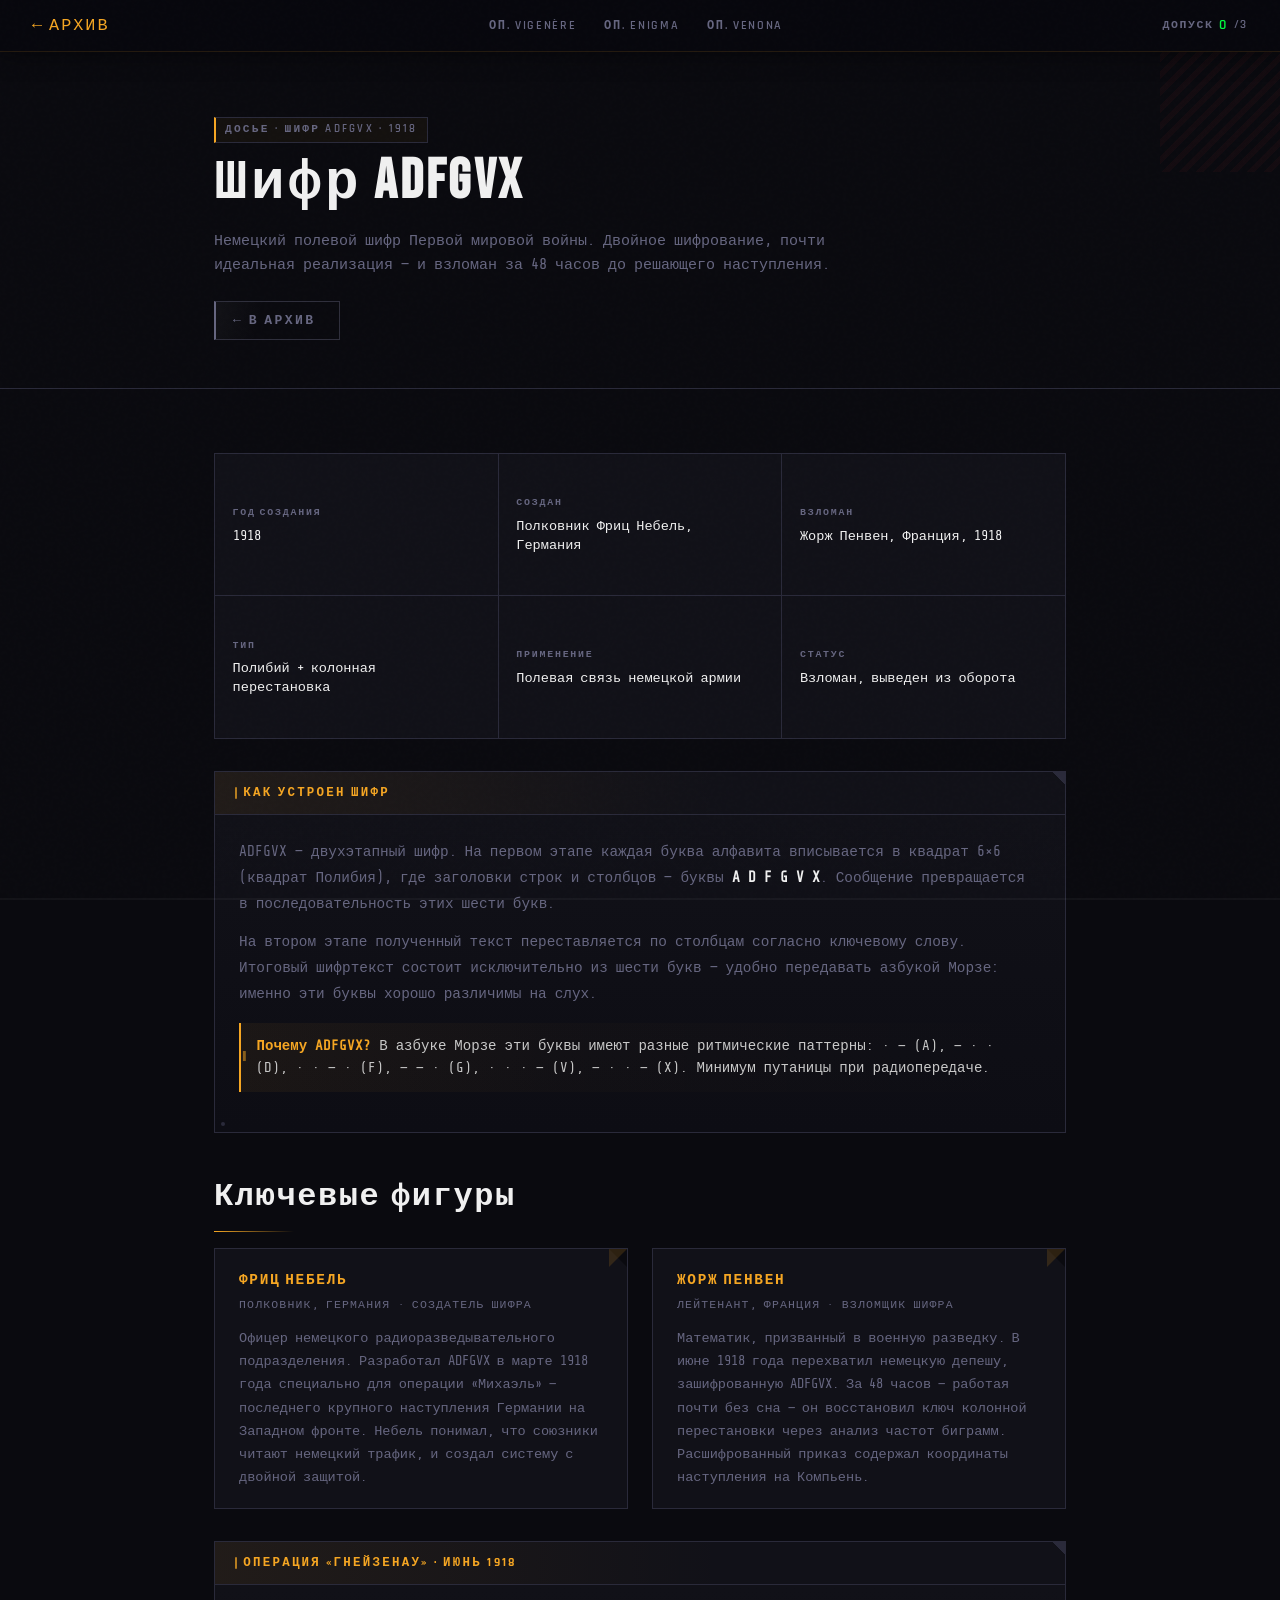
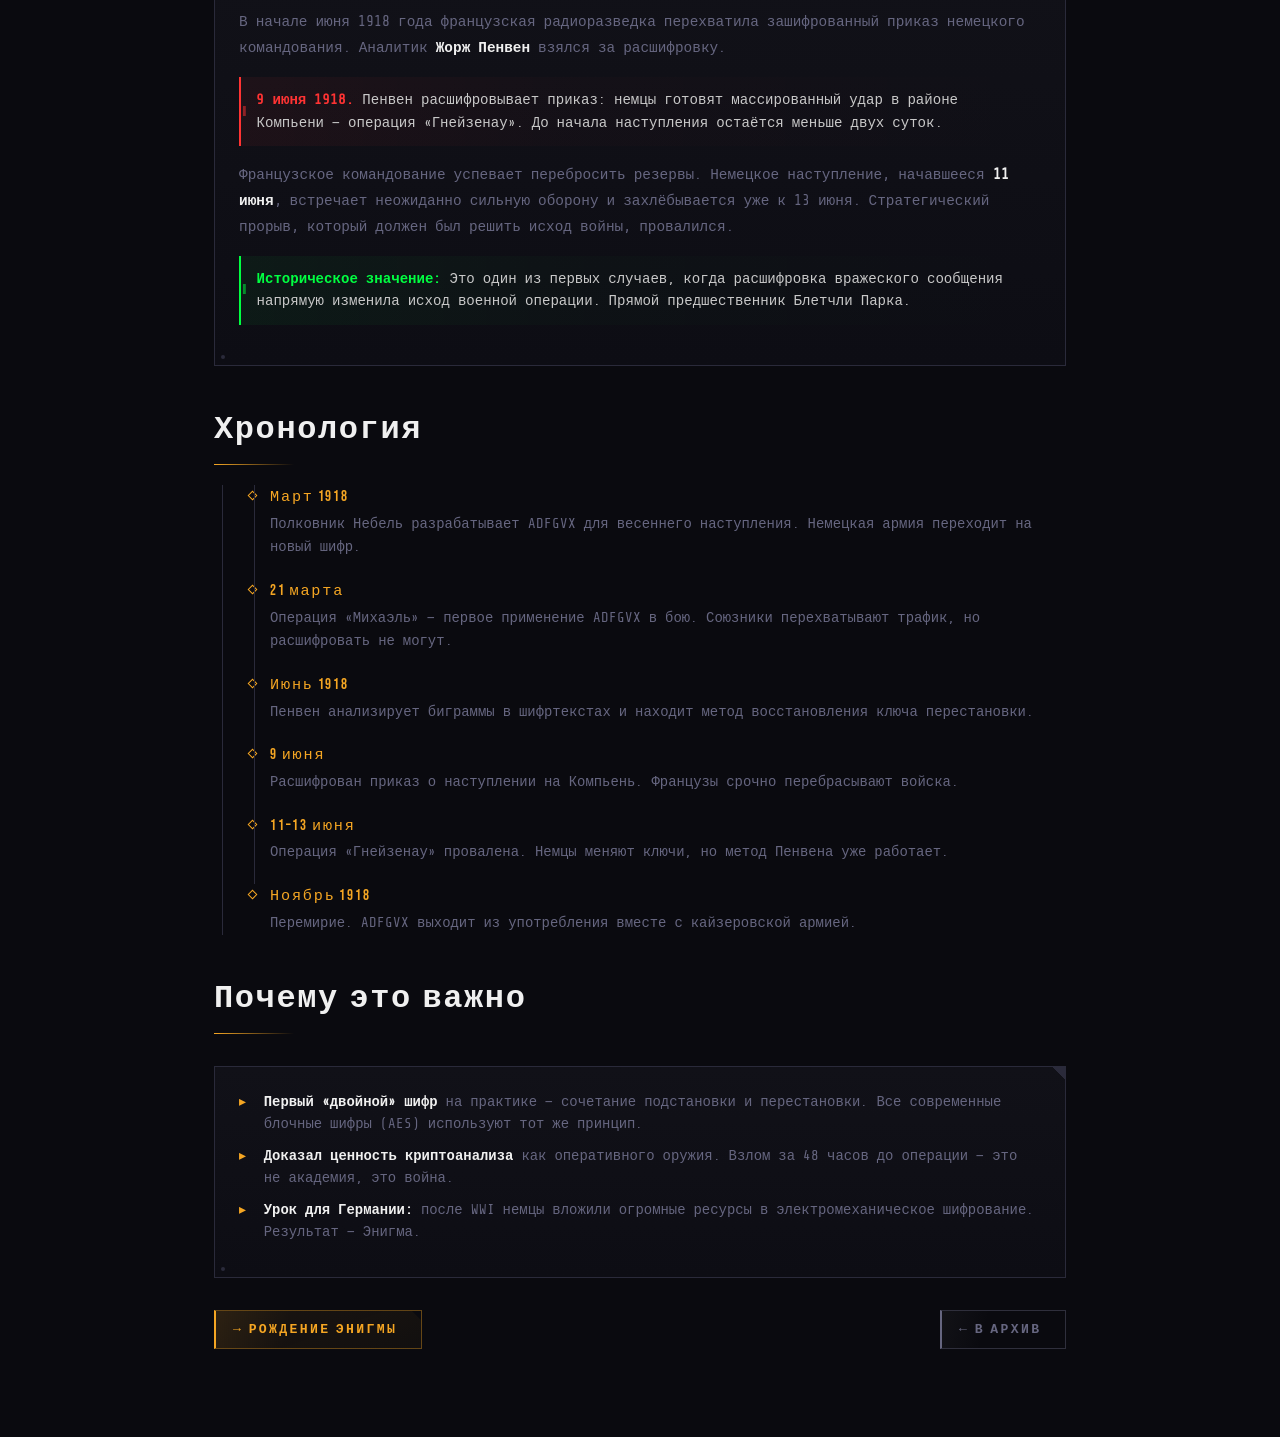
<file: cipher.html>
<!DOCTYPE html>
<html lang="ru">
<head>
  <meta charset="UTF-8">
  <meta name="viewport" content="width=device-width, initial-scale=1.0">
  <title>Досье — Секретный Архив</title>
  <link rel="stylesheet" href="css/base.css">
  <link rel="stylesheet" href="css/layout.css">
  <link rel="stylesheet" href="css/animations.css">
  <link rel="stylesheet" href="css/design.css">
</head>
<body>

<nav class="nav">
  <a href="index.html" class="nav-logo">← АРХИВ</a>
  <ul class="nav-links">
    <li><a href="vigenere.html">ОП. VIGENÈRE</a></li>
    <li><a href="enigma.html">ОП. ENIGMA</a></li>
    <li><a href="venona.html">ОП. VENONA</a></li>
  </ul>
  <div class="nav-clearance">ДОПУСК <span class="level" id="clearanceLevel">0</span>/3</div>
  <button class="nav-burger" id="navBurger" aria-label="Меню">
    <span></span><span></span><span></span>
  </button>
</nav>

<div class="page" id="pageRoot">

  <!-- Hero -->
  <section class="section-hero" id="heroSection">
    <div class="container">
      <div class="op-tag" id="heroTag">ДОСЬЕ</div>
      <h1 id="heroTitle">...</h1>
      <p class="mt-2" style="max-width:620px; color:var(--text-dim)" id="heroSub"></p>
      <div id="heroNav" style="margin-top:1.5rem; display:flex; gap:0.75rem; flex-wrap:wrap"></div>
    </div>
  </section>

  <div class="section-content">
    <div class="container">

      <div id="cipherContent"></div>

      <!-- Bottom nav -->
      <div id="bottomNav" style="display:flex; gap:0.75rem; flex-wrap:wrap; padding-bottom:3rem; margin-top:2rem"></div>

    </div>
  </div>
</div>

<div class="clearance-bar"><div class="clearance-fill" id="clearanceFill" style="width:0%"></div></div>

<style>
.amber { color: var(--amber); }
.green { color: var(--green); }
.red   { color: var(--red); }
.dim   { color: var(--text-dim); }

.fact-grid {
  display: grid;
  grid-template-columns: repeat(3, 1fr);
  gap: 1px;
  background: var(--border);
  border: 1px solid var(--border);
  margin: 1.5rem 0;
}
.fact-cell {
  background: var(--bg-card);
  padding: 1rem 1.1rem;
  aspect-ratio: 2 / 1;
  display: flex;
  flex-direction: column;
  justify-content: center;
  overflow: hidden;
}
.fact-label {
  font-family: var(--btn-font);
  font-size: 0.62rem;
  font-weight: 700;
  letter-spacing: 0.18em;
  text-transform: uppercase;
  color: var(--text-dim);
  margin-bottom: 0.3rem;
  white-space: nowrap;
  overflow: hidden;
  text-overflow: ellipsis;
}
.fact-value {
  font-size: 0.85rem;
  color: var(--white);
  line-height: 1.4;
  display: -webkit-box;
  -webkit-line-clamp: 2;
  -webkit-box-orient: vertical;
  overflow: hidden;
}

.person-card {
  position: relative;
  background: var(--bg-card);
  border: 1px solid var(--border);
  padding: 1.25rem 1.5rem;
}
.person-card::before {
  content: '';
  position: absolute;
  top: 0; right: 0;
  width: 0; height: 0;
  border-style: solid;
  border-width: 0 18px 18px 0;
  border-color: transparent var(--bg) transparent transparent;
}
.person-card::after {
  content: '';
  position: absolute;
  top: 0; right: 0;
  width: 0; height: 0;
  border-style: solid;
  border-width: 18px 18px 0 0;
  border-color: rgba(245,166,35,0.15) transparent transparent transparent;
}
.person-name {
  font-family: var(--btn-font);
  font-size: 0.9rem;
  font-weight: 700;
  letter-spacing: 0.12em;
  text-transform: uppercase;
  color: var(--amber);
  margin-bottom: 0.25rem;
}
.person-role {
  font-size: 0.72rem;
  color: var(--text-dim);
  letter-spacing: 0.1em;
  text-transform: uppercase;
  margin-bottom: 0.75rem;
}
.person-bio {
  font-size: 0.85rem;
  color: var(--text-dim);
  line-height: 1.7;
}

.quote-block {
  border-left: 3px solid var(--amber);
  background: rgba(245,166,35,0.03);
  padding: 1.2rem 1.5rem;
  margin: 1.5rem 0;
}
.quote-text {
  font-family: var(--font-title);
  font-size: 1rem;
  color: var(--white);
  font-style: italic;
  line-height: 1.7;
}
.quote-author {
  font-size: 0.75rem;
  color: var(--text-dim);
  margin-top: 0.6rem;
  letter-spacing: 0.08em;
}

.tl-entry {
  position: relative;
  margin-bottom: 1.25rem;
  padding-left: 1.5rem;
}
.tl-spine {
  position: absolute;
  left: 0.5rem;
  top: 0;
  bottom: -1.25rem;
  width: 1px;
  background: var(--border);
}
.tl-entry:last-child .tl-spine { display: none; }
.tl-entry::before {
  content: '';
  position: absolute;
  left: 0.18rem;
  top: 0.45em;
  width: 7px;
  height: 7px;
  border: 1px solid var(--amber);
  background: var(--bg);
  transform: rotate(45deg);
}
.tl-year-inline {
  font-family: 'Bebas Neue', var(--font-title);
  font-size: 0.95rem;
  color: var(--amber);
  letter-spacing: 0.12em;
  margin-bottom: 0.15rem;
}
.tl-text {
  font-size: 0.87rem;
  color: var(--text-dim);
  line-height: 1.7;
}

.impact-row {
  display: flex;
  gap: 0.5rem;
  align-items: flex-start;
  margin-bottom: 0.6rem;
  font-size: 0.87rem;
  color: var(--text-dim);
  line-height: 1.6;
}
.impact-icon { flex-shrink: 0; color: var(--amber); width: 1.2em; }
</style>

<script>
// ── Cipher database ──────────────────────────────────────────────
const CIPHERS = {

  adfgvx: {
    tag: 'ДОСЬЕ · ШИФР ADFGVX · 1918',
    title: 'Шифр ADFGVX',
    sub: 'Немецкий полевой шифр Первой мировой войны. Двойное шифрование, почти идеальная реализация — и взломан за 48 часов до решающего наступления.',
    op: null,
    prevId: null,
    nextId: 'enigma_patent',
    facts: [
      { label: 'Год создания',   value: '1918' },
      { label: 'Создан',         value: 'Полковник Фриц Небель, Германия' },
      { label: 'Взломан',        value: 'Жорж Пенвен, Франция, 1918' },
      { label: 'Тип',            value: 'Полибий + колонная перестановка' },
      { label: 'Применение',     value: 'Полевая связь немецкой армии' },
      { label: 'Статус',         value: 'Взломан, выведен из оборота' },
    ],
    sections: [
      {
        type: 'panel',
        title: 'Как устроен шифр',
        body: `
          <p style="color:var(--text-dim);font-size:0.9rem;line-height:1.8">
            ADFGVX — двухэтапный шифр. На первом этапе каждая буква алфавита вписывается
            в квадрат 6×6 (квадрат Полибия), где заголовки строк и столбцов — буквы
            <strong style="color:var(--white)">A D F G V X</strong>.
            Сообщение превращается в последовательность этих шести букв.
          </p>
          <p style="color:var(--text-dim);font-size:0.9rem;line-height:1.8;margin-top:0.75rem">
            На втором этапе полученный текст переставляется по столбцам согласно
            ключевому слову. Итоговый шифртекст состоит исключительно из шести букв —
            удобно передавать азбукой Морзе: именно эти буквы хорошо различимы на слух.
          </p>
          <div class="callout mt-2">
            <strong class="amber">Почему ADFGVX?</strong> В азбуке Морзе эти буквы имеют
            разные ритмические паттерны: · — (A), — · · (D), · · — · (F), — — · (G),
            · · · — (V), — · · — (X). Минимум путаницы при радиопередаче.
          </div>
        `
      },
      {
        type: 'persons',
        title: 'Ключевые фигуры',
        persons: [
          {
            name: 'Фриц Небель',
            role: 'Полковник, Германия · Создатель шифра',
            bio: 'Офицер немецкого радиоразведывательного подразделения. Разработал ADFGVX в марте 1918 года специально для операции «Михаэль» — последнего крупного наступления Германии на Западном фронте. Небель понимал, что союзники читают немецкий трафик, и создал систему с двойной защитой.'
          },
          {
            name: 'Жорж Пенвен',
            role: 'Лейтенант, Франция · Взломщик шифра',
            bio: 'Математик, призванный в военную разведку. В июне 1918 года перехватил немецкую депешу, зашифрованную ADFGVX. За 48 часов — работая почти без сна — он восстановил ключ колонной перестановки через анализ частот биграмм. Расшифрованный приказ содержал координаты наступления на Компьень.'
          }
        ]
      },
      {
        type: 'panel',
        title: 'Операция «Гнейзенау» · Июнь 1918',
        body: `
          <p style="color:var(--text-dim);font-size:0.9rem;line-height:1.8">
            В начале июня 1918 года французская радиоразведка перехватила
            зашифрованный приказ немецкого командования. Аналитик
            <strong style="color:var(--white)">Жорж Пенвен</strong> взялся за расшифровку.
          </p>
          <div class="callout callout-red mt-2">
            <strong class="red">9 июня 1918.</strong> Пенвен расшифровывает приказ:
            немцы готовят массированный удар в районе Компьени — операция «Гнейзенау».
            До начала наступления остаётся меньше двух суток.
          </div>
          <p style="color:var(--text-dim);font-size:0.9rem;line-height:1.8;margin-top:0.75rem">
            Французское командование успевает перебросить резервы. Немецкое наступление,
            начавшееся <strong style="color:var(--white)">11 июня</strong>, встречает
            неожиданно сильную оборону и захлёбывается уже к 13 июня.
            Стратегический прорыв, который должен был решить исход войны, провалился.
          </p>
          <div class="callout callout-green mt-2">
            <strong class="green">Историческое значение:</strong> Это один из первых случаев,
            когда расшифровка вражеского сообщения напрямую изменила исход военной операции.
            Прямой предшественник Блетчли Парка.
          </div>
        `
      },
      {
        type: 'timeline',
        title: 'Хронология',
        entries: [
          { year: 'Март 1918',    text: 'Полковник Небель разрабатывает ADFGVX для весеннего наступления. Немецкая армия переходит на новый шифр.' },
          { year: '21 марта',     text: 'Операция «Михаэль» — первое применение ADFGVX в бою. Союзники перехватывают трафик, но расшифровать не могут.' },
          { year: 'Июнь 1918',    text: 'Пенвен анализирует биграммы в шифртекстах и находит метод восстановления ключа перестановки.' },
          { year: '9 июня',       text: 'Расшифрован приказ о наступлении на Компьень. Французы срочно перебрасывают войска.' },
          { year: '11–13 июня',   text: 'Операция «Гнейзенау» провалена. Немцы меняют ключи, но метод Пенвена уже работает.' },
          { year: 'Ноябрь 1918',  text: 'Перемирие. ADFGVX выходит из употребления вместе с кайзеровской армией.' },
        ]
      },
      {
        type: 'impact',
        title: 'Почему это важно',
        items: [
          { icon: '▸', text: '<strong style="color:var(--white)">Первый «двойной» шифр</strong> на практике — сочетание подстановки и перестановки. Все современные блочные шифры (AES) используют тот же принцип.' },
          { icon: '▸', text: '<strong style="color:var(--white)">Доказал ценность криптоанализа</strong> как оперативного оружия. Взлом за 48 часов до операции — это не академия, это война.' },
          { icon: '▸', text: '<strong style="color:var(--white)">Урок для Германии:</strong> после WWI немцы вложили огромные ресурсы в электромеханическое шифрование. Результат — Энигма.' },
        ]
      }
    ]
  },

  enigma_patent: {
    tag: 'ДОСЬЕ · ПАТЕНТ ЭНИГМЫ · 1923',
    title: 'Рождение Энигмы',
    sub: 'Коммерческая шифровальная машина для банков и предприятий. Никто не думал, что она станет символом Второй мировой — и одной из главных криптографических загадок XX века.',
    op: 'enigma.html',
    prevId: 'adfgvx',
    nextId: 'enigma_polish',
    facts: [
      { label: 'Патент',         value: '1918 / публично 1923' },
      { label: 'Изобретатель',   value: 'Артур Шербиус, Германия' },
      { label: 'Роторов',        value: '3 из 5 (военная версия)' },
      { label: 'Конфигураций',   value: '158 квинтиллионов' },
      { label: 'Произведено',    value: '~40 000 машин' },
      { label: 'Применение',     value: 'Вермахт, Люфтваффе, Кригсмарине' },
    ],
    sections: [
      {
        type: 'panel',
        title: 'От банковской машины к военной тайне',
        body: `
          <p style="color:var(--text-dim);font-size:0.9rem;line-height:1.8">
            Артур Шербиус подал первую патентную заявку на электромеханическую шифровальную
            машину в <strong style="color:var(--white)">1918 году</strong> — ещё до окончания
            Первой мировой. Он видел огромный коммерческий потенциал: банки, правительства,
            крупные корпорации нуждались в надёжном шифровании.
          </p>
          <p style="color:var(--text-dim);font-size:0.9rem;line-height:1.8;margin-top:0.75rem">
            Коммерческая Энигма появилась на рынке в <strong style="color:var(--white)">1923 году</strong>.
            Она не имела коммерческого успеха — слишком дорогая, слишком громоздкая.
            Зато немецкий Рейхсмарине заинтересовался. С 1926 года ВМФ Германии начал
            внедрение модифицированной военной Энигмы с коммутационной панелью (штекерборд).
          </p>
          <div class="callout mt-2">
            <strong class="amber">Штекерборд</strong> — дополнительная коммутационная панель,
            переставляющая буквы до и после роторов. Именно она увеличивала число конфигураций
            с миллионов до 158 квинтиллионов. Польские математики поначалу даже не знали о её существовании.
          </div>
        `
      },
      {
        type: 'persons',
        title: 'Создатель',
        persons: [
          {
            name: 'Артур Шербиус',
            role: 'Инженер-электрик, Германия · 1878–1929',
            bio: 'Окончил Мюнхенский и Ганноверский технические университеты. Получил более 30 патентов в разных областях. Идею роторной шифровальной машины разрабатывал независимо от голландца Хюго Коха и шведа Арвида Дамма, которые подали похожие патенты в то же время. Погиб в 1929 году в результате несчастного случая с лошадью — так и не увидев военного триумфа своего изобретения.'
          }
        ]
      },
      {
        type: 'panel',
        title: 'Как работают роторы',
        body: `
          <div class="grid-2" style="gap:1.5rem">
            <div>
              <p style="color:var(--text-dim);font-size:0.88rem;line-height:1.8">
                Каждый ротор — диск с 26 электрическими контактами с обеих сторон,
                соединёнными перекрёстно внутри. При нажатии клавиши электрический
                сигнал проходит через все три ротора, отражается от рефлектора
                и возвращается обратно — другим путём.
              </p>
              <p style="color:var(--text-dim);font-size:0.88rem;line-height:1.8;margin-top:0.5rem">
                После каждого нажатия правый ротор прокручивается на одну позицию.
                Когда он делает полный оборот, средний ротор тоже двигается.
                Принцип одометра — но с механической аномалией двойного шага.
              </p>
            </div>
            <div>
              <div class="callout callout-red">
                <strong class="red">Ключевое свойство:</strong> Энигма никогда не шифрует
                букву саму в себя. A никогда не станет A.
                Это казалось плюсом — и стало главной уязвимостью.
                Тьюринг построил на этом всю логику Бомбы.
              </div>
              <div class="callout mt-2">
                <strong class="amber">Рефлектор</strong> делал шифрование симметричным:
                один и тот же код для шифровки и расшифровки.
                Удобно операторам — фатально для стойкости.
              </div>
            </div>
          </div>
        `
      },
      {
        type: 'timeline',
        title: 'Хронология Энигмы',
        entries: [
          { year: '1918',      text: 'Шербиус подаёт первый патент на роторную шифровальную машину.' },
          { year: '1923',      text: 'Коммерческая Энигма поступает в продажу. Цена — как у автомобиля. Покупателей мало.' },
          { year: '1926',      text: 'ВМФ Германии (Рейхсмарине) принимает модифицированную Энигму на вооружение.' },
          { year: '1928',      text: 'Армия (Рейхсвер) вводит Энигму I со штекерной панелью. Принципиально другой уровень защиты.' },
          { year: '1932',      text: 'Польские математики начинают взлом. Германия об этом не знает.' },
          { year: '1939–1945', text: 'Пик использования: десятки тысяч машин, миллионы сообщений в день.' },
        ]
      }
    ]
  },

  enigma_polish: {
    tag: 'ДОСЬЕ · ПОЛЬСКИЙ ВЗЛОМ ЭНИГМЫ · 1932',
    title: 'Польский прорыв',
    sub: 'Три молодых математика из Познани сделали то, что считалось невозможным — и семь лет хранили секрет. Без них Блетчли Парк, возможно, никогда бы не заработал.',
    op: 'enigma.html',
    prevId: 'enigma_patent',
    nextId: 'turing_bombe',
    facts: [
      { label: 'Год',            value: '1932' },
      { label: 'Организация',    value: 'Бюро шифров, Варшава' },
      { label: 'Взломщики',      value: 'Реевский, Рожицкий, Зыгальский' },
      { label: 'Метод',          value: 'Математический анализ роторов' },
      { label: 'Источник',       value: 'Перехваченные сообщения + агент' },
      { label: 'Передано союзникам', value: 'Июль 1939, Пыры' },
    ],
    sections: [
      {
        type: 'panel',
        title: 'Как поляки это сделали',
        body: `
          <p style="color:var(--text-dim);font-size:0.9rem;line-height:1.8">
            В 1929 году польское Бюро шифров набрало студентов математического факультета
            Познаньского университета — специально тех, кто свободно владел немецким.
            Среди них оказался <strong style="color:var(--white)">Мариан Реевский</strong>,
            23 лет, блестящий алгебраист.
          </p>
          <p style="color:var(--text-dim);font-size:0.9rem;line-height:1.8;margin-top:0.75rem">
            Немцы в то время повторяли трёхбуквенный ключ сеанса дважды в начале каждого
            сообщения — как проверку от ошибок. Реевский заметил: это означает, что 1-я буква
            и 4-я, 2-я и 5-я, 3-я и 6-я — одна и та же буква, зашифрованная <em>разными</em>
            позициями роторов. Через теорию групп он реконструировал внутренние соединения роторов.
          </p>
          <div class="callout mt-2">
            <strong class="amber">Помощь изнутри:</strong> Французская разведка передала полякам
            документы, похищенные агентом <strong style="color:var(--white)">Хансом-Тило Шмидтом</strong>
            («Аше») — немецким чиновником, продававшим секреты. Без этих документов
            математический анализ мог занять годы.
          </div>
        `
      },
      {
        type: 'persons',
        title: 'Три математика из Познани',
        persons: [
          {
            name: 'Мариан Реевский',
            role: 'Польша · 1905–1980 · Главный криптоаналитик',
            bio: 'Математик, специализировавшийся на теории групп. В 1932 году восстановил внутренние соединения роторов Энигмы с помощью алгебраических уравнений — не вскрывая машины. Разработал первую «Бомбу» — электромеханическую машину для перебора. После войны вернулся в Польшу, работал бухгалтером. Его роль была признана лишь в 1970-е годы.'
          },
          {
            name: 'Ежи Рожицкий',
            role: 'Польша · 1909–1942 · Криптоаналитик',
            bio: 'Разработал метод «часов» — способ определения начальной позиции ротора по статистическим паттернам. Погиб в 1942 году при крушении судна в Средиземном море, возвращаясь из Алжира в Испанию. Один из самых трагических персонажей польской разведки.'
          },
          {
            name: 'Хенрик Зыгальский',
            role: 'Польша · 1908–1978 · Криптоаналитик',
            bio: 'Изобрёл «листы Зыгальского» — перфорированные карты, накладываемые друг на друга для поиска совпадений в зашифрованных сообщениях. Метод был трудоёмким (56 листов для каждого набора роторов), но работал. После войны остался в Великобритании, преподавал математику.'
          }
        ]
      },
      {
        type: 'panel',
        title: 'Встреча в Пырах · 25–26 июля 1939',
        body: `
          <p style="color:var(--text-dim);font-size:0.9rem;line-height:1.8">
            За пять недель до начала Второй мировой польское Бюро шифров пригласило
            представителей британской и французской разведок в лес под Варшавой, в Пыры.
          </p>
          <div class="callout callout-red mt-2">
            <strong class="red">Передано союзникам:</strong> полные технические чертежи
            реконструированной Энигмы, экземпляр польской «Бомбы», листы Зыгальского
            и все математические методы. Семь лет работы — за один уик-энд.
          </div>
          <p style="color:var(--text-dim);font-size:0.9rem;line-height:1.8;margin-top:0.75rem">
            Глава британской делегации Алистер Деннистон потом скажет, что именно
            тогда стал возможен Блетчли Парк. Тьюринг получил не пустое место,
            а семь лет польских наработок.
          </p>
        `
      },
      {
        type: 'quote',
        text: 'Без польского вклада расшифровка Энигмы могла задержаться как минимум на два года. Возможно — навсегда.',
        author: '— Гордон Велшман, Блетчли Парк, ретроспективно'
      },
      {
        type: 'timeline',
        title: 'Хронология польского взлома',
        entries: [
          { year: '1929',       text: 'Польское Бюро шифров набирает студентов-математиков из Познани.' },
          { year: '1931',       text: 'Агент Шмидт («Аше») передаёт французам немецкие инструкции по Энигме. Документы попадают в Варшаву.' },
          { year: '1932',       text: 'Реевский через теорию групп восстанавливает внутренние соединения роторов I, II, III.' },
          { year: '1933–38',    text: 'Разработка методов: «Бомба», листы Зыгальского. Ежедневное чтение немецкого трафика.' },
          { year: '1938',       text: 'Германия вводит два новых ротора и меняет процедуру ключей. Польский метод частично теряет эффективность.' },
          { year: 'Июль 1939',  text: 'Встреча в Пырах. Передача всего массива знаний Великобритании и Франции.' },
          { year: '1939–1945',  text: 'Реевский и Зыгальский продолжают работу — во Франции, затем в Испании и Великобритании.' },
        ]
      }
    ]
  },

  turing_bombe: {
    tag: 'ДОСЬЕ · БОМБА ТЬЮРИНГА · 1940',
    title: 'Бомба Тьюринга',
    sub: 'Блетчли Парк, 1940. Математик в свитере против 158 квинтиллионов конфигураций. В итоге Германия читала собственные шифры — сама того не зная.',
    op: 'enigma.html',
    prevId: 'enigma_polish',
    nextId: 'magic',
    facts: [
      { label: 'Первая Бомба',   value: 'Март 1940, Блетчли Парк' },
      { label: 'Построено',      value: '210+ машин к 1945 году' },
      { label: 'Высота',         value: '2,1 м · Вес: 1 тонна' },
      { label: 'Операторы',      value: 'Преимущественно женщины (WRNS)' },
      { label: 'Создатели',      value: 'Тьюринг + Велшман' },
      { label: 'Кодовое имя',    value: 'ULTRA — расшифрованные данные' },
    ],
    sections: [
      {
        type: 'panel',
        title: 'Логика Тьюринга: использовать слабость против себя',
        body: `
          <p style="color:var(--text-dim);font-size:0.9rem;line-height:1.8">
            Тьюринг взял за основу польскую Бомбу и одну наблюдённую слабость Энигмы:
            <strong style="color:var(--white)">машина никогда не шифрует букву саму в себя</strong>.
            Если известен вероятный фрагмент открытого текста («криб») — например,
            стандартное приветствие «WETTER» в метеосводках — можно систематически
            исключать конфигурации, где хоть одна буква крибба совпадает с шифртекстом.
          </p>
          <div class="callout mt-2">
            <strong class="amber">Вклад Велшмана:</strong> Гордон Велшман добавил «диагональную доску»,
            многократно ускорившую отбор позиций. Без неё одна Бомба обрабатывала бы
            конфигурации в 6 раз медленнее. Тьюринг назвал это «самым красивым улучшением».
          </div>
          <p style="color:var(--text-dim);font-size:0.9rem;line-height:1.8;margin-top:0.75rem">
            Машина прогоняла возможные комбинации роторов и их стартовых позиций,
            останавливаясь на «меню», которое не содержало противоречий. Оператор затем
            проверял остановку вручную — и либо получал ключ дня, либо запускал перебор дальше.
          </p>
        `
      },
      {
        type: 'persons',
        title: 'Блетчли Парк',
        persons: [
          {
            name: 'Алан Тьюринг',
            role: 'Великобритания · 1912–1954 · Ведущий криптоаналитик',
            bio: 'Математик, логик, основоположник теоретической информатики. В Блетчли Парке руководил отделом Hut 8 — военно-морская Энигма. Разработал теоретические основы Бомбы и метод «крибб-драггинга». После войны создал основы алгоритмического мышления, предложил «тест Тьюринга» для оценки интеллекта машин. В 1952 году осуждён за гомосексуальность и подвергнут химической кастрации. Скончался в 1954-м. Помилован посмертно в 2013 году.'
          },
          {
            name: 'Гордон Велшман',
            role: 'Великобритания · 1906–1985 · Руководитель Hut 6',
            bio: 'Математик из Кембриджа, отвечал за расшифровку армейских и авиационных шифров. Изобрёл «диагональную доску» — ключевое усовершенствование Бомбы. После войны эмигрировал в США, работал в MIT. В 1982 году опубликовал книгу о Блетчли — и лишился допуска к секретным материалам: британские спецслужбы сочли, что раскрыл слишком много.'
          }
        ]
      },
      {
        type: 'panel',
        title: 'Влияние на ход войны',
        body: `
          <div class="grid-2" style="gap:1.5rem">
            <div>
              <div class="callout callout-green">
                <strong class="green">Битва за Атлантику:</strong> расшифровка
                военно-морской Энигмы (Shark) в декабре 1942-го позволила перенаправлять
                конвои в обход подлодок. Потери торгового флота резко упали.
              </div>
              <div class="callout mt-2">
                <strong class="amber">Северная Африка:</strong> Роммель получал
                точные сведения о передвижениях немецких войск благодаря ULTRA.
                Фельдмаршал Монтгомери знал планы противника заранее.
              </div>
            </div>
            <div>
              <div class="callout callout-red">
                <strong class="red">Строжайшая секретность:</strong> Черчилль
                называл сотрудников Блетчли «курами, несущими золотые яйца,
                но никогда не кудахтающими». Источник ULTRA был засекречен до 1974 года.
                Многие послевоенные решения объяснялись иначе — лишь бы не раскрыть метод.
              </div>
            </div>
          </div>
          <div class="callout mt-2">
            <strong class="amber">Оценка историков:</strong> расшифровка Энигмы,
            по различным подсчётам, сократила войну в Европе на <strong style="color:var(--white)">2–4 года</strong>
            и спасла от 14 до 21 миллиона жизней.
          </div>
        `
      },
      {
        type: 'quote',
        text: 'Это были золотые яйца — и ни единого кудахтанья.',
        author: '— Уинстон Черчилль о сотрудниках Блетчли Парка'
      }
    ]
  },

  venona: {
    tag: 'ДОСЬЕ · ОПЕРАЦИЯ ВЕНОНА · 1943–1980',
    title: 'Операция ВЕНОНА',
    sub: 'Нерасшифруемый шифр, советские шпионы и одна роковая ошибка. 37 лет американцы читали переписку КГБ — и молчали об этом.',
    op: 'venona.html',
    prevId: 'magic',
    nextId: 'des',
    facts: [
      { label: 'Начало',         value: '1943, США' },
      { label: 'Организация',    value: 'Армейская разведка (SIGINT)' },
      { label: 'Первый взлом',   value: 'Декабрь 1946, Мередит Гарднер' },
      { label: 'Рассекречено',   value: '1995 год' },
      { label: 'Агентов раскрыто', value: 'Более 300' },
      { label: 'Причина взлома', value: 'Повторное использование ОТП-ключей' },
    ],
    sections: [
      {
        type: 'panel',
        title: 'Ошибка, которую нельзя совершать',
        body: `
          <p style="color:var(--text-dim);font-size:0.9rem;line-height:1.8">
            Одноразовый блокнот (ОТП) математически нерасшифруем — при одном условии:
            каждый ключ используется <strong style="color:var(--white)">ровно один раз</strong>.
            В 1942–1943 годах советское НКВД испытывало острую нехватку ключевых блокнотов
            в условиях военного дефицита.
          </p>
          <div class="callout callout-red mt-2">
            <strong class="red">Фатальное решение:</strong> часть одноразовых ключей
            была использована повторно. Некоторые — для сообщений из разных резидентур.
            Аналитики АНБ спустя годы обнаружили статистическую аномалию
            в тысячах перехваченных телеграмм.
          </div>
          <p style="color:var(--text-dim);font-size:0.9rem;line-height:1.8;margin-top:0.75rem">
            Если два разных сообщения зашифрованы одним ключом, их XOR даёт XOR открытых
            текстов. Это уже не случайный шум — это атакуемо методом «криб-драггинга».
            Именно этим занимались аналитики проекта ВЕНОНА в течение десятилетий.
          </p>
        `
      },
      {
        type: 'persons',
        title: 'Люди операции',
        persons: [
          {
            name: 'Мередит Гарднер',
            role: 'США · Главный криптоаналитик ВЕНОНА',
            bio: 'Лингвист и математик, знавший несколько языков, в том числе русский. В декабре 1946 года сделал первый прорыв — расшифровал фрагмент советской телеграммы 1944 года, упоминавшей учёных-атомщиков. Именно Гарднер первым увидел имена в советском трафике. Работал над ВЕНОНА до 1972 года.'
          },
          {
            name: 'Юлиус и Этель Розенберг',
            role: 'США · Советские агенты · Казнены 1953',
            bio: 'Переданы ФБР на основе материалов ВЕНОНА. Юлиус руководил шпионской сетью, передававшей секреты Манхэттенского проекта. Этель участвовала в операции. Оба отказались давать показания. Казнены на электрическом стуле в июне 1953 года — первые гражданские США, казнённые за шпионаж в мирное время. Источник улик — телеграммы ВЕНОНА — оставался засекреченным до 1995 года.'
          }
        ]
      },
      {
        type: 'panel',
        title: 'Атомные шпионы',
        body: `
          <p style="color:var(--text-dim);font-size:0.9rem;line-height:1.8">
            Наиболее ценными находками ВЕНОНА оказались агенты, работавшие на
            <strong style="color:var(--white)">Манхэттенский проект</strong> — программу
            создания атомной бомбы США.
          </p>
          <div class="callout callout-red mt-2">
            <strong class="red">Операция ENORMOUS («Колоссальная»):</strong><br>
            КГБ так назвал операцию по хищению ядерных секретов. Через агентуру
            в Лос-Аламосе, Ок-Ридже и Чикагском университете советская разведка
            получила чертежи плутониевой бомбы. СССР испытал свою первую атомную бомбу
            в 1949 году — на 3–5 лет раньше, чем ожидали западные эксперты.
          </div>
          <div class="grid-2 mt-2" style="gap:1rem">
            <div class="callout">
              <strong class="amber">Клаус Фукс</strong> — немецкий физик в Лос-Аламосе.
              Передал подробные чертежи. Арестован в 1950-м, осуждён на 14 лет.
              В 1959-м вышел на свободу и уехал в ГДР.
            </div>
            <div class="callout">
              <strong class="amber">Дэвид Грингласс</strong> — шурин Розенберга,
              работал техником в Лос-Аламосе. Дал показания против сестры и зятя
              в обмен на смягчение приговора. Жил под псевдонимом до смерти в 2014-м.
            </div>
          </div>
        `
      },
      {
        type: 'panel',
        title: 'Кембриджская пятёрка',
        body: `
          <p style="color:var(--text-dim);font-size:0.9rem;line-height:1.8">
            Пять агентов советской разведки, завербованных в Кембриджском университете
            в 1930-е годы. Все — выходцы из привилегированных британских семей,
            разочаровавшихся в капитализме в период Великой депрессии.
          </p>
          <div class="fact-grid" style="grid-template-columns:repeat(auto-fit,minmax(140px,1fr))">
            <div class="fact-cell"><div class="fact-label">Агент</div><div class="fact-value">Ким Филби</div></div>
            <div class="fact-cell"><div class="fact-label">Должность</div><div class="fact-value">Глава контрразведки МИ-6</div></div>
            <div class="fact-cell"><div class="fact-label">Бежал</div><div class="fact-value">1963, Бейрут → Москва</div></div>
          </div>
          <div class="fact-grid mt-1" style="grid-template-columns:repeat(auto-fit,minmax(140px,1fr))">
            <div class="fact-cell"><div class="fact-label">Агент</div><div class="fact-value">Дональд Маклин</div></div>
            <div class="fact-cell"><div class="fact-label">Должность</div><div class="fact-value">МИД, доступ к ядерным переговорам</div></div>
            <div class="fact-cell"><div class="fact-label">Бежал</div><div class="fact-value">1951, вместе с Берджессом</div></div>
          </div>
          <div class="callout mt-2">
            ВЕНОНА позволила идентифицировать Маклина по кодовому имени <strong class="amber">HOMER</strong>
            в советских телеграммах 1944 года. Слежка за ним вела к Берджессу и вся цепочка
            начала распутываться — но Филби, зная об этом, успел предупредить обоих.
          </div>
        `
      },
      {
        type: 'timeline',
        title: 'Хронология ВЕНОНЫ',
        entries: [
          { year: '1943',       text: 'Армейская разведка США начинает собирать зашифрованный советский дипломатический трафик. Проект назван ВЕНОНА.' },
          { year: '1945',       text: 'Советский шифровальщик Игорь Гузенко бежит в Канаду, подтверждая масштаб шпионажа.' },
          { year: 'Декабрь 1946', text: 'Мередит Гарднер расшифровывает первые фрагменты — список американских учёных в советских телеграммах.' },
          { year: '1948',       text: 'Идентифицирован агент HOMER (Маклин). Начало охоты на Кембриджскую пятёрку.' },
          { year: '1950',       text: 'Арест Клауса Фукса. Ниточка ведёт к Гринглассу и Розенбергам.' },
          { year: '1953',       text: 'Казнь Розенбергов. Источник улик официально не назван — ВЕНОНА засекречена.' },
          { year: '1963',       text: 'Ким Филби бежит в Москву. Масштаб утечки в МИ-6 становится очевидным.' },
          { year: '1980',       text: 'Проект ВЕНОНА официально завершён.' },
          { year: '1995',       text: 'АНБ рассекречивает 3 000 документов ВЕНОНА. Мир узнаёт, что «нерасшифруемый» шифр был взломан полвека назад.' },
        ]
      }
    ]
  },

  magic: {
    tag: 'ДОСЬЕ · ОПЕРАЦИЯ MAGIC · 1940',
    title: 'Операция MAGIC',
    sub: 'Японский шифр PURPLE считался нерасшифруемым. Американская команда из девяти человек взломала его за 18 месяцев — без единого экземпляра машины.',
    op: null,
    prevId: 'turing_bombe',
    nextId: 'venona',
    facts: [
      { label: 'Период',         value: '1939–1945' },
      { label: 'Команда',        value: 'Уильям Фридман + 9 аналитиков' },
      { label: 'Объект',         value: 'Японская дипломатическая машина PURPLE' },
      { label: 'Взломан',        value: 'Сентябрь 1940' },
      { label: 'Организация',    value: 'Армейская разведка США (SIS)' },
      { label: 'Статус',         value: 'Засекречен до 1940-х, частично до 1970-х' },
    ],
    sections: [
      {
        type: 'panel',
        title: 'Японский PURPLE: телефонные коммутаторы вместо роторов',
        body: `
          <p style="color:var(--text-dim);font-size:0.9rem;line-height:1.8">
            В 1938 году японский МИД внедрил новую шифровальную машину, получившую у американцев
            кодовое название <strong style="color:var(--white)">PURPLE</strong>.
            В отличие от Энигмы, она использовала не механические роторы,
            а <strong style="color:var(--white)">электрические телефонные коммутаторы</strong>
            (stepping switches) — ступенчатые переключатели, которые изначально создавались
            для АТС.
          </p>
          <div class="callout mt-2">
            <strong class="amber">Ключевая уязвимость:</strong> буквы алфавита были разбиты
            на две группы — 6 «гласных» и 20 «согласных». Группы шифровались независимо.
            Криптоаналитик Фрэнк Роулетт заметил эту структуру по частотному распределению
            символов — и это стало точкой входа.
          </div>
        `
      },
      {
        type: 'persons',
        title: 'Создатель американской криптографии',
        persons: [
          {
            name: 'Уильям Фридман',
            role: 'США · 1891–1969 · «Отец американской криптологии»',
            bio: 'Генетик по образованию, стал криптологом случайно — устроился на работу к эксцентричному миллионеру, изучавшему шекспировские шифры. Написал первые систематические учебники по криптоанализу. Руководил SIS (Службой разведки сигналов) с 1929 года. После взлома PURPLE перенёс нервный срыв от перенапряжения. Позже создал NSA как организацию и установил её методологические стандарты.'
          },
          {
            name: 'Фрэнк Роулетт',
            role: 'США · 1911–1998 · Аналитик SIS',
            bio: 'Один из первых трёх сотрудников, нанятых Фридманом в SIS. Нашёл разделение алфавита на группы 6/20 — ключевую структурную слабость PURPLE. Именно он первым предположил, что машина использует телефонные коммутаторы. После взлома PURPLE получил небольшую денежную премию. Его роль была официально признана лишь спустя десятилетия.'
          }
        ]
      },
      {
        type: 'panel',
        title: 'MAGIC и Пёрл-Харбор',
        body: `
          <p style="color:var(--text-dim);font-size:0.9rem;line-height:1.8">
            К осени 1941 года США читали японскую дипломатическую переписку практически
            в реальном времени. 7 ноября американские аналитики расшифровали сообщение,
            предупреждавшее японских послов о «крайнем сроке» переговоров — 29 ноября.
          </p>
          <div class="callout callout-red mt-2">
            <strong class="red">Почему Пёрл-Харбор всё равно состоялся:</strong>
            Нападение планировалось через военные каналы связи — не дипломатические.
            Армия и флот Японии использовали собственные шифры (JN-25), взлом которых
            к декабрю 1941 года был неполным. MAGIC давал дипломатический контекст,
            но не военные приказы.
          </div>
          <div class="callout callout-green mt-2">
            <strong class="green">Мидуэй, июнь 1942:</strong> к этому моменту JN-25 был
            достаточно вскрыт. Американцы заранее знали о японском ударе по атоллу Мидуэй
            и расставили флот в засаду. Потоплены 4 авианосца из 4 атакующих —
            перелом в Тихоокеанской войне.
          </div>
        `
      },
      {
        type: 'quote',
        text: 'Мы взломали машину, которую никогда не видели, по языку, которого почти не знали.',
        author: '— Уильям Фридман о взломе PURPLE'
      }
    ]
  },

  des: {
    tag: 'ДОСЬЕ · СТАНДАРТ DES · 1977',
    title: 'DES: Первый публичный стандарт',
    sub: 'IBM создала шифр для банков. АНБ его «улучшило» — или ослабило? Первый в мире открытый криптографический стандарт стал полигоном для самых горячих споров в истории криптографии.',
    op: null,
    prevId: 'venona',
    nextId: 'rsa',
    facts: [
      { label: 'Принят',         value: '1977, NIST (NBS)' },
      { label: 'Создан',         value: 'IBM, при участии АНБ' },
      { label: 'Длина ключа',    value: '56 бит' },
      { label: 'Размер блока',   value: '64 бит' },
      { label: 'Взломан',        value: '1999, EFF «Deep Crack», 22 часа' },
      { label: 'Заменён',        value: 'AES, 2001 год' },
    ],
    sections: [
      {
        type: 'panel',
        title: 'Рождение в спорах',
        body: `
          <p style="color:var(--text-dim);font-size:0.9rem;line-height:1.8">
            В 1973 году Национальное бюро стандартов США объявило конкурс на разработку
            единого шифра для государственных и коммерческих нужд. IBM представила алгоритм
            <strong style="color:var(--white)">Lucifer</strong> с 112-битным ключом.
            АНБ потребовало изменений.
          </p>
          <div class="callout callout-red mt-2">
            <strong class="red">Главный скандал:</strong> АНБ сократило длину ключа
            с 112 до 56 бит. Академическое сообщество взбунтовалось —
            56 бит означало около 72 квадриллиона комбинаций, что выглядело
            подозрительно близко к возможностям АНБ по перебору.
          </div>
          <p style="color:var(--text-dim);font-size:0.9rem;line-height:1.8;margin-top:0.75rem">
            Второе подозрение: АНБ модифицировало внутренние таблицы подстановки (S-boxes).
            Создатели IBM утверждали, что это <em>усилило</em> шифр против дифференциального
            криптоанализа. Подтвердилось в 1990-х: S-boxes действительно были улучшены.
            АНБ знало об атаке за 20 лет до её публичного открытия.
          </p>
        `
      },
      {
        type: 'panel',
        title: 'Взлом за 22 часа · 1999',
        body: `
          <p style="color:var(--text-dim);font-size:0.9rem;line-height:1.8">
            Организация Electronic Frontier Foundation построила машину
            <strong style="color:var(--white)">Deep Crack</strong> стоимостью 250 000 долларов.
            В июле 1999 года в рамках конкурса RSA Security она перебрала достаточно ключей
            DES, чтобы найти правильный — за <strong style="color:var(--white)">22 часа 15 минут</strong>.
          </p>
          <div class="callout callout-red mt-2">
            <strong class="red">Вывод очевиден:</strong> если хакерская организация
            сделала это за четверть миллиона долларов, то государство могло делать это
            <em>годами</em>. 56-битный ключ больше не давал никакой защиты.
          </div>
          <div class="callout callout-green mt-2">
            <strong class="green">Промежуточное решение:</strong> пока шёл конкурс на AES,
            широко использовался <strong style="color:var(--white)">3DES</strong> —
            тройное применение DES с тремя разными ключами. Это давало эффективный
            ключ 112 бит. Медленно, но надёжно.
          </div>
        `
      },
      {
        type: 'impact',
        title: 'Наследие DES',
        items: [
          { icon: '▸', text: '<strong style="color:var(--white)">Первый открытый стандарт</strong> — до DES криптография была государственной монополией. Публикация алгоритма открыла эру академической криптографии.' },
          { icon: '▸', text: '<strong style="color:var(--white)">Дифференциальный криптоанализ</strong> — попытка взломать DES в 1990 году (Бихам и Шамир) создала новую науку. АНБ уже знало об атаке, но не раскрывало.' },
          { icon: '▸', text: '<strong style="color:var(--white)">Конкурс AES (1997–2001)</strong> — прямое следствие краха DES. Открытый международный конкурс выбрал бельгийский алгоритм Rijndael, который мы используем сегодня.' },
          { icon: '▸', text: '<strong style="color:var(--white)">Модель открытого стандарта</strong> — DES показал: открытый алгоритм, который выдерживает публичный криптоанализ, надёжнее секретного. Принцип Керкгоффса подтверждён практикой.' },
        ]
      }
    ]
  },

  rsa: {
    tag: 'ДОСЬЕ · АЛГОРИТМ RSA · 1977',
    title: 'Революция публичных ключей',
    sub: 'До 1977 года для безопасного общения нужно было сначала встретиться и обменяться ключами. RSA сделал это математически ненужным — и изменил весь интернет.',
    op: null,
    prevId: 'des',
    nextId: null,
    facts: [
      { label: 'Год публикации', value: '1977' },
      { label: 'Авторы',        value: 'Ривест, Шамир, Адлеман (MIT)' },
      { label: 'Основа',        value: 'Сложность факторизации целых чисел' },
      { label: 'Ключи',         value: '1024–4096 бит (современные)' },
      { label: 'Применение',    value: 'HTTPS, SSH, PGP, цифровые подписи' },
      { label: 'Секрет до',     value: '1997: GCHQ знал с 1973 года' },
    ],
    sections: [
      {
        type: 'panel',
        title: 'Проблема обмена ключами',
        body: `
          <p style="color:var(--text-dim);font-size:0.9rem;line-height:1.8">
            Классическая криптография имела одну нерешённую проблему:
            <strong style="color:var(--white)">как безопасно передать ключ?</strong>
            Если Алиса хочет отправить Бобу зашифрованное сообщение, им обоим
            нужен один и тот же ключ. Но чтобы его передать — нужен безопасный канал.
            А если бы был безопасный канал, зачем тогда шифр?
          </p>
          <div class="callout mt-2">
            <strong class="amber">Идея Диффи–Хеллмана (1976):</strong> что если у каждого
            будет два ключа — открытый (публичный) и закрытый (приватный)?
            Все знают открытый ключ Боба. Алиса шифрует им сообщение.
            Расшифровать может только Боб своим приватным ключом.
            Диффи и Хеллман описали концепцию, но не реализовали её для шифрования.
          </div>
        `
      },
      {
        type: 'persons',
        title: 'Трое из MIT',
        persons: [
          {
            name: 'Рон Ривест',
            role: 'MIT · Р — в аббревиатуре RSA',
            bio: 'Придумал математическую операцию — возведение в степень по модулю — как основу шифрования. Также создал алгоритмы MD5 и RC4, которые использовались повсеместно (и тоже в итоге были взломаны). По сей день преподаёт в MIT.'
          },
          {
            name: 'Ади Шамир',
            role: 'MIT / Weizmann · Ш — в аббревиатуре RSA',
            bio: 'Израильский математик, один из самых плодовитых криптографов в истории. Помимо RSA: метод разделения секрета (схема Шамира), атаки на DES и многие другие. Лауреат премии Тьюринга (вместе с соавторами, 2002).'
          },
          {
            name: 'Лен Адлеман',
            role: 'MIT / USC · А — в аббревиатуре RSA',
            bio: 'Математик и биолог. Признаётся, что его вклад в RSA был наименьшим из трёх — в основном критика и проверка. Позже создал ДНК-вычисления — идею использовать молекулы ДНК для решения вычислительных задач.'
          }
        ]
      },
      {
        type: 'panel',
        title: 'GCHQ знал раньше — и молчал',
        body: `
          <p style="color:var(--text-dim);font-size:0.9rem;line-height:1.8">
            В 1997 году британский GCHQ рассекретил документы, показавшие:
            математик <strong style="color:var(--white)">Клиффорд Кокс</strong> описал
            систему с публичным ключом ещё в <strong style="color:var(--white)">1973 году</strong>
            — за четыре года до Ривеста, Шамира и Адлемана.
          </p>
          <div class="callout callout-red mt-2">
            <strong class="red">Засекречено на 24 года:</strong> GCHQ счёл идею
            слишком чувствительной для публикации. Кокс получил признание лишь
            в конце 1990-х, уже будучи на пенсии. Официальным изобретателем
            по академическому приоритету остаётся команда MIT.
          </div>
        `
      },
      {
        type: 'panel',
        title: 'RSA сегодня: угроза квантовых вычислений',
        body: `
          <p style="color:var(--text-dim);font-size:0.9rem;line-height:1.8">
            Безопасность RSA держится на том, что факторизация огромных чисел занимает
            миллиарды лет на классических компьютерах. Но в 1994 году Питер Шор
            предложил квантовый алгоритм, способный факторизовать числа
            <strong style="color:var(--white)">экспоненциально быстрее</strong>.
          </p>
          <div class="callout callout-red mt-2">
            <strong class="red">Q-Day:</strong> как только появятся достаточно мощные
            квантовые компьютеры, весь RSA-трафик в интернете будет уязвим.
            NIST уже в 2022 году стандартизировал первые
            постквантовые алгоритмы (CRYSTALS-Kyber, CRYSTALS-Dilithium).
          </div>
          <div class="callout callout-green mt-2">
            <strong class="green">«Harvest now, decrypt later»:</strong> разведки
            предположительно уже сейчас собирают зашифрованный трафик в архивы —
            чтобы расшифровать его после появления квантовых компьютеров.
            История ВЕНОНЫ может повториться через 30–50 лет.
          </div>
        `
      },
      {
        type: 'impact',
        title: 'RSA изменил мир',
        items: [
          { icon: '▸', text: '<strong style="color:var(--white)">HTTPS</strong> — каждое защищённое соединение в браузере использует асимметричную криптографию (RSA или его потомков) для обмена ключами.' },
          { icon: '▸', text: '<strong style="color:var(--white)">Электронная подпись</strong> — юридически значимые документы, банковские транзакции, программные обновления подписываются приватным ключом.' },
          { icon: '▸', text: '<strong style="color:var(--white)">PGP / GPG</strong> — шифрование почты для журналистов, активистов, разведчиков. Прямое применение RSA.' },
          { icon: '▸', text: '<strong style="color:var(--white)">Биткоин и блокчейн</strong> — владение криптовалютой определяется приватным ключом. Украли ключ — украли деньги. RSA-математика лежит в основе.' },
        ]
      },
      {
        type: 'quote',
        text: 'Мы сидели на вечеринке, было уже за полночь, и я подумал: а что если взять любое число, возвести его в степень e по модулю n, а потом в степень d? Утром набросал статью.',
        author: '— Рон Ривест об ночи изобретения RSA'
      }
    ]
  }

};

// Order for prev/next navigation
const ORDER = ['adfgvx','enigma_patent','enigma_polish','turing_bombe','magic','venona','des','rsa'];

// ── Render ──────────────────────────────────────────────────────
function render() {
  const id = new URLSearchParams(location.search).get('id') || 'adfgvx';
  const data = CIPHERS[id];
  if (!data) {
    document.getElementById('heroTitle').textContent = '404 — Досье не найдено';
    return;
  }

  document.title = data.title + ' — Секретный Архив';
  document.getElementById('heroTag').textContent   = data.tag;
  document.getElementById('heroTitle').textContent = data.title;
  document.getElementById('heroSub').textContent   = data.sub;

  // Hero nav
  const heroNav = document.getElementById('heroNav');
  if (data.op) {
    heroNav.innerHTML += `<a href="${data.op}" class="btn btn-primary">ИНТЕРАКТИВНАЯ ОПЕРАЦИЯ ▶</a>`;
  }
  heroNav.innerHTML += `<a href="index.html" class="btn btn-ghost">← В АРХИВ</a>`;

  // Facts
  const facts = data.facts.map(f =>
    `<div class="fact-cell"><div class="fact-label">${f.label}</div><div class="fact-value">${f.value}</div></div>`
  ).join('');
  let html = `<div class="fact-grid">${facts}</div>`;

  // Sections
  data.sections.forEach(s => {
    if (s.type === 'panel') {
      html += `
        <div class="panel mt-3">
          <div class="panel-header"><h3>${s.title}</h3></div>
          <div class="panel-body">${s.body}</div>
        </div>`;
    }
    else if (s.type === 'persons') {
      html += `<h2 style="margin-top:2.5rem">${s.title}</h2>`;
      html += `<div class="mt-2" style="display:grid;grid-template-columns:repeat(auto-fit,minmax(260px,1fr));gap:1.5rem">`;
      s.persons.forEach(p => {
        html += `<div class="person-card">
          <div class="person-name">${p.name}</div>
          <div class="person-role">${p.role}</div>
          <div class="person-bio">${p.bio}</div>
        </div>`;
      });
      html += `</div>`;
    }
    else if (s.type === 'quote') {
      html += `<div class="quote-block">
        <div class="quote-text">«${s.text}»</div>
        <div class="quote-author">${s.author}</div>
      </div>`;
    }
    else if (s.type === 'timeline') {
      html += `<h2 style="margin-top:2.5rem">${s.title}</h2>`;
      html += `<div style="margin-top:1.25rem; padding-left:2rem; position:relative">`;
      html += `<div style="position:absolute;left:0.5rem;top:0;bottom:0;width:1px;background:var(--border)"></div>`;
      s.entries.forEach((e, i) => {
        const last = i === s.entries.length - 1;
        html += `<div class="tl-entry">
          ${!last ? '<div class="tl-spine"></div>' : ''}
          <div class="tl-year-inline">${e.year}</div>
          <div class="tl-text">${e.text}</div>
        </div>`;
      });
      html += `</div>`;
    }
    else if (s.type === 'impact') {
      html += `<h2 style="margin-top:2.5rem">${s.title}</h2>`;
      html += `<div class="panel mt-2"><div class="panel-body">`;
      s.items.forEach(item => {
        html += `<div class="impact-row"><span class="impact-icon">${item.icon}</span><span>${item.text}</span></div>`;
      });
      html += `</div></div>`;
    }
  });

  document.getElementById('cipherContent').innerHTML = html;

  // Bottom nav
  const idx = ORDER.indexOf(id);
  const prevId = ORDER[idx - 1];
  const nextId = ORDER[idx + 1];
  const bottomNav = document.getElementById('bottomNav');

  if (prevId && CIPHERS[prevId]) {
    bottomNav.innerHTML += `<a href="cipher.html?id=${prevId}" class="btn btn-ghost">← ${CIPHERS[prevId].title}</a>`;
  }
  if (nextId && CIPHERS[nextId]) {
    bottomNav.innerHTML += `<a href="cipher.html?id=${nextId}" class="btn">→ ${CIPHERS[nextId].title}</a>`;
  }
  bottomNav.innerHTML += `<a href="index.html" class="btn btn-ghost" style="margin-left:auto">← В АРХИВ</a>`;

  // Clearance
  const ops  = ['vigenere','enigma','venona'];
  const done = ops.filter(o => localStorage.getItem('done_'+o)).length;
  document.getElementById('clearanceLevel').textContent = done;
  document.getElementById('clearanceFill').style.width = (done / 3 * 100) + '%';
}

render();
</script>

<script src="js/ui/common.js"></script>
</body>
</html>
</file>
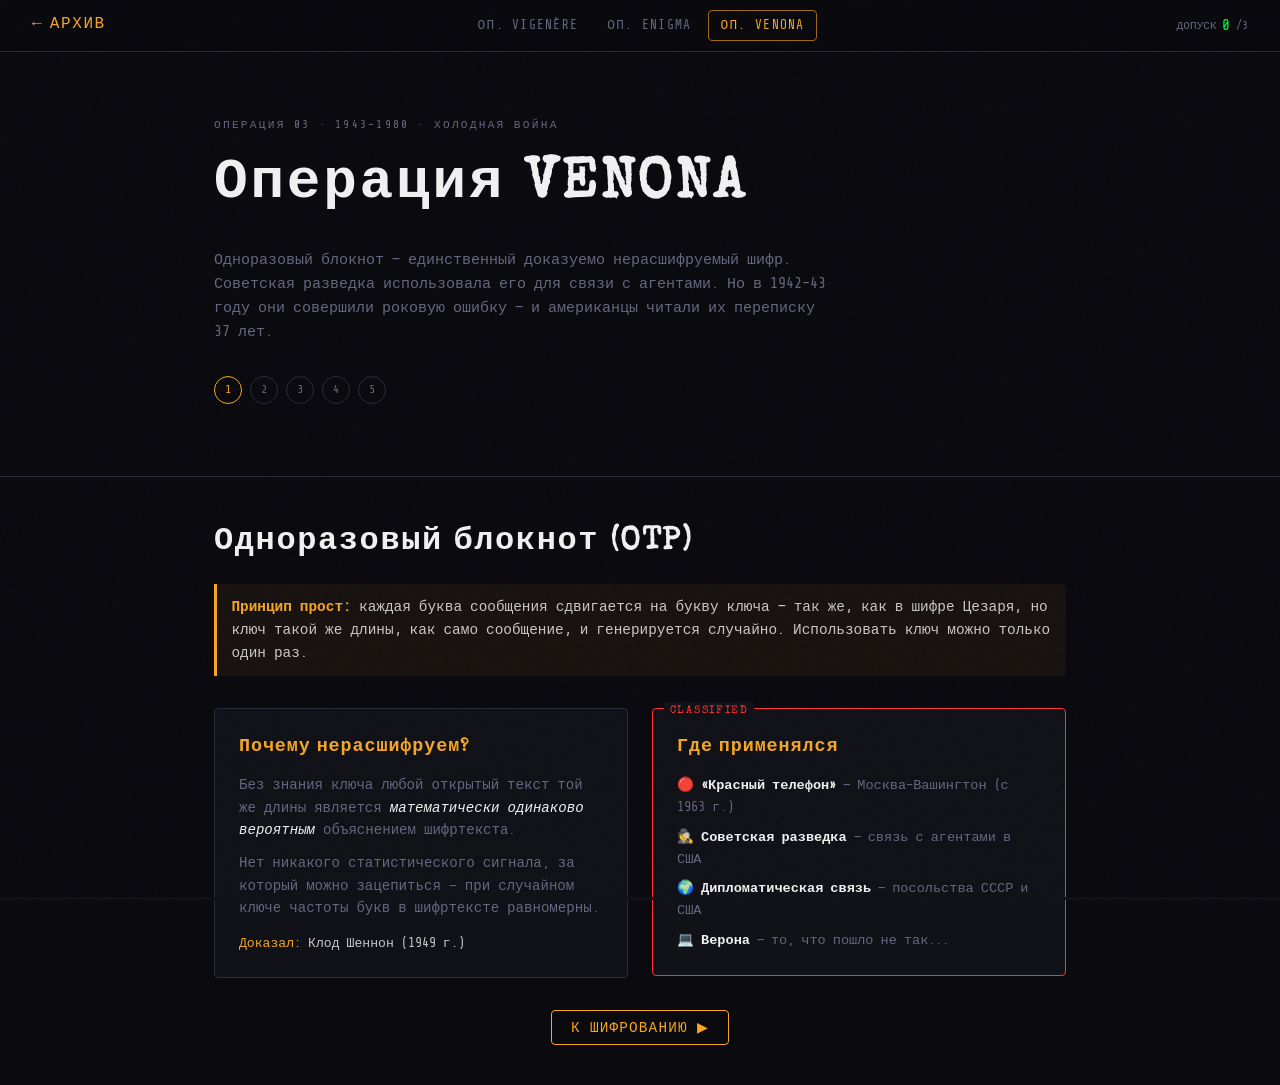
<file: venona.html>
<!DOCTYPE html>
<html lang="ru">
<head>
  <meta charset="UTF-8">
  <meta name="viewport" content="width=device-width, initial-scale=1.0">
  <title>Операция VENONA — Секретный Архив</title>
  <link rel="stylesheet" href="css/base.css">
  <link rel="stylesheet" href="css/layout.css">
  <link rel="stylesheet" href="css/animations.css">
</head>
<body>

<nav class="nav">
  <a href="index.html" class="nav-logo">← АРХИВ</a>
  <ul class="nav-links">
    <li><a href="vigenere.html">ОП. VIGENÈRE</a></li>
    <li><a href="enigma.html">ОП. ENIGMA</a></li>
    <li><a href="venona.html" class="active">ОП. VENONA</a></li>
  </ul>
  <div class="nav-clearance">ДОПУСК <span class="level" id="clearanceLevel">0</span>/3</div>
  <button class="nav-burger" id="navBurger" aria-label="Меню">
    <span></span><span></span><span></span>
  </button>
</nav>

<div class="page">
  <section class="section-hero">
    <div class="container">
      <div class="op-tag">ОПЕРАЦИЯ 03 · 1943–1980 · ХОЛОДНАЯ ВОЙНА</div>
      <h1>Операция VENONA</h1>
      <p class="mt-2" style="max-width:620px; color:var(--text-dim)">
        Одноразовый блокнот — единственный доказуемо нерасшифруемый шифр.
        Советская разведка использовала его для связи с агентами.
        Но в 1942–43 году они совершили роковую ошибку — и американцы
        читали их переписку 37 лет.
      </p>

      <div class="steps mt-3" id="stepsNav">
        <div class="step-dot active" data-step="0" title="Что такое ОТП">1</div>
        <div class="step-dot" data-step="1" title="Зашифровать/расшифровать">2</div>
        <div class="step-dot" data-step="2" title="Нерасшифруемость">3</div>
        <div class="step-dot" data-step="3" title="Атака глубины">4</div>
        <div class="step-dot" data-step="4" title="Криб-драггинг по XOR">5</div>
      </div>
    </div>
  </section>

  <div class="section-content">
    <div class="container">

      <!-- ═══ STEP 0: What is OTP ═══ -->
      <div class="step-panel" id="step0">
        <h2>Одноразовый блокнот (OTP)</h2>
        <div class="callout mt-2">
          <strong class="amber">Принцип прост:</strong> каждая буква сообщения сдвигается
          на букву ключа — так же, как в шифре Цезаря, но ключ такой же длины,
          как само сообщение, и генерируется случайно. Использовать ключ можно только один раз.
        </div>

        <div class="grid-2 mt-3" style="gap:1.5rem">
          <div>
            <div class="card">
              <h3 style="margin-bottom:0.75rem">Почему нерасшифруем?</h3>
              <p style="font-size:0.88rem; color:var(--text-dim)">
                Без знания ключа любой открытый текст той же длины является
                <em style="color:var(--white)">математически одинаково вероятным</em>
                объяснением шифртекста.
              </p>
              <p style="font-size:0.88rem; color:var(--text-dim)">
                Нет никакого статистического сигнала, за который можно зацепиться —
                при случайном ключе частоты букв в шифртексте равномерны.
              </p>
              <div style="margin-top:0.75rem; font-size:0.82rem">
                <span class="amber">Доказал:</span> Клод Шеннон (1949 г.)
              </div>
            </div>
          </div>

          <div>
            <div class="card card-classified">
              <h3 style="margin-bottom:0.75rem">Где применялся</h3>
              <ul style="font-size:0.85rem; color:var(--text-dim); list-style:none; padding:0">
                <li style="margin-bottom:0.5rem">🔴 <strong style="color:var(--white)">«Красный телефон»</strong> — Москва–Вашингтон (с 1963 г.)</li>
                <li style="margin-bottom:0.5rem">🕵️ <strong style="color:var(--white)">Советская разведка</strong> — связь с агентами в США</li>
                <li style="margin-bottom:0.5rem">🌍 <strong style="color:var(--white)">Дипломатическая связь</strong> — посольства СССР и США</li>
                <li>💻 <strong style="color:var(--white)">Верона</strong> — то, что пошло не так...</li>
              </ul>
            </div>
          </div>
        </div>

        <div class="mt-3 text-center">
          <button class="btn" onclick="goStep(1)">К ШИФРОВАНИЮ ▶</button>
        </div>
      </div>

      <!-- ═══ STEP 1: Encrypt/Decrypt ═══ -->
      <div class="step-panel" id="step1" style="display:none">
        <h2>Зашифруй сообщение одноразовым блокнотом</h2>

        <div class="panel mt-3">
          <div class="panel-header"><h3>ОТП Шифратор</h3></div>
          <div class="panel-body">
            <div class="grid-2" style="gap:1rem; margin-bottom:1rem">
              <div>
                <label class="label">Открытый текст (латиница)</label>
                <input type="text" id="otpPlain" value="MEETMEATTHECLOCK" style="text-transform:uppercase">
              </div>
              <div>
                <label class="label">Ключ (той же длины)</label>
                <div style="display:flex; gap:0.5rem">
                  <input type="text" id="otpKey" value="XMCKLENQRPBTVFUD" style="text-transform:uppercase; flex:1">
                  <button class="btn btn-ghost" id="genKeyBtn" style="white-space:nowrap; padding:0.4em 0.7em; font-size:0.75rem">⟳ СЛУЧАЙНЫЙ</button>
                </div>
              </div>
            </div>

            <button class="btn btn-green" id="otpEncBtn">ЗАШИФРОВАТЬ</button>

            <div id="otpEncResult" class="mt-3" style="display:none">
              <div class="otp-grid" id="otpGrid"></div>
              <div class="mt-2">
                <label class="label">Шифртекст</label>
                <div class="cipher-output" id="otpCipherOut"></div>
              </div>
            </div>
          </div>
        </div>

        <!-- Decrypt -->
        <div class="panel mt-3">
          <div class="panel-header"><h3>ОТП Расшифровщик (знаешь ключ)</h3></div>
          <div class="panel-body">
            <div class="grid-2" style="gap:1rem; margin-bottom:1rem">
              <div>
                <label class="label">Шифртекст</label>
                <input type="text" id="otpDecCipher" style="text-transform:uppercase">
              </div>
              <div>
                <label class="label">Ключ</label>
                <input type="text" id="otpDecKey" style="text-transform:uppercase">
              </div>
            </div>
            <button class="btn" id="otpDecBtn">РАСШИФРОВАТЬ</button>
            <div class="mt-2">
              <div class="cipher-output" id="otpDecOut" style="color:var(--amber)"></div>
            </div>
          </div>
        </div>

        <div class="mt-3 text-center">
          <button class="btn" onclick="goStep(2)">УБЕДИТЬСЯ В НЕРАСШИФРУЕМОСТИ ▶</button>
        </div>
      </div>

      <!-- ═══ STEP 2: Unbreakability demo ═══ -->
      <div class="step-panel" id="step2" style="display:none">
        <h2>Почему ОТП нельзя взломать</h2>

        <div class="callout mt-2">
          Возьми один шифртекст и два разных ключа — получишь два совершенно разных
          и одинаково «правдоподобных» открытых текста. Без ключа невозможно
          определить, какой из них правильный.
        </div>

        <div class="panel mt-3">
          <div class="panel-header"><h3>Демонстрация неоднозначности</h3></div>
          <div class="panel-body">
            <label class="label">Шифртекст</label>
            <div class="cipher-output mb-2" id="demoCtDisplay" style="margin-bottom:1rem; font-size:1rem; letter-spacing:0.1em">FMJFERFOZJLF</div>

            <div class="grid-2" style="gap:1rem">
              <div>
                <label class="label">Ключ А → открытый текст А</label>
                <div style="display:flex; gap:0.5rem; margin-bottom:0.5rem">
                  <input type="text" id="demoKeyA" value="EBBMXRLPWHQG" style="text-transform:uppercase; flex:1">
                  <button class="btn btn-ghost" id="demoDecA" style="padding:0.4em 0.6em; font-size:0.75rem">▶</button>
                </div>
                <div class="cipher-output" id="demoOutA" style="color:var(--amber); min-height:36px"></div>
              </div>
              <div>
                <label class="label">Ключ Б → открытый текст Б</label>
                <div style="display:flex; gap:0.5rem; margin-bottom:0.5rem">
                  <input type="text" id="demoKeyB" value="XHZQTGHWHZIZ" style="text-transform:uppercase; flex:1">
                  <button class="btn btn-ghost" id="demoDecB" style="padding:0.4em 0.6em; font-size:0.75rem">▶</button>
                </div>
                <div class="cipher-output" id="demoOutB" style="color:var(--green); min-height:36px"></div>
              </div>
            </div>

            <div class="callout callout-red mt-3" id="demoConclusion" style="display:none">
              <strong class="red">Видишь?</strong> Один шифртекст — два разных осмысленных текста.
              Без ключа математически невозможно определить, какой «правильный».
              Именно это доказал Клод Шеннон в 1949 году — ОТП имеет
              <em>совершенную секретность</em>.
            </div>
          </div>
        </div>

        <!-- Frequency analysis -->
        <div class="panel mt-3">
          <div class="panel-header"><h3>Частотный анализ ОТП</h3></div>
          <div class="panel-body">
            <p style="font-size:0.85rem; color:var(--text-dim); margin-bottom:1rem">
              В обычном шифртексте частотный анализ находит закономерности. В ОТП — нет.
            </p>
            <div id="freqCompare" class="grid-2" style="gap:1rem"></div>
            <button class="btn mt-2" id="freqCompareBtn">СРАВНИТЬ ЧАСТОТЫ</button>
          </div>
        </div>

        <div class="mt-3 text-center">
          <button class="btn" onclick="goStep(3)">К ОШИБКЕ СОВЕТОВ ▶</button>
        </div>
      </div>

      <!-- ═══ STEP 3: Depth attack ═══ -->
      <div class="step-panel" id="step3" style="display:none">
        <h2>Роковая ошибка: повторное использование ключа</h2>

        <div class="callout callout-red mt-2">
          <strong class="red">Что случилось в 1942–43?</strong><br>
          Советская разведка (НКВД) испытывала дефицит ключевых блокнотов.
          В условиях военного времени часть ключей была использована <em>дважды</em>.
          Американский проект VENONA обнаружил это через статистический анализ
          тысяч перехваченных телеграмм.
        </div>

        <div class="panel mt-3">
          <div class="panel-header"><h3>Атака глубины (Depth Attack)</h3></div>
          <div class="panel-body">
            <p style="font-size:0.85rem; color:var(--text-dim); margin-bottom:1rem">
              Если <strong style="color:var(--white)">два разных сообщения</strong> зашифрованы
              <strong style="color:var(--white)">одним ключом</strong>,
              то их XOR даёт XOR открытых текстов — а это уже атакуемо!
            </p>

            <div class="depth-formula">
              C₁ = P₁ ⊕ K<br>
              C₂ = P₂ ⊕ K<br>
              <span class="amber">C₁ ⊕ C₂ = P₁ ⊕ P₂</span><br>
              <span class="dim" style="font-size:0.8rem">Ключ исчез! Осталось P₁ ⊕ P₂</span>
            </div>

            <div class="grid-2 mt-3" style="gap:1rem; margin-bottom:1rem">
              <div>
                <label class="label">Сообщение 1 (P₁)</label>
                <input type="text" id="depthP1" value="SENDTROOPS" style="text-transform:uppercase">
              </div>
              <div>
                <label class="label">Сообщение 2 (P₂)</label>
                <input type="text" id="depthP2" value="MEETATDAWN" style="text-transform:uppercase">
              </div>
            </div>

            <button class="btn" id="depthGenBtn">ЗАШИФРОВАТЬ ОДНИМ КЛЮЧОМ</button>

            <div id="depthResult" class="mt-3" style="display:none">
              <div class="grid-2" style="gap:1rem; margin-bottom:1rem">
                <div>
                  <label class="label">Шифртекст C₁</label>
                  <div class="cipher-output" id="depthC1"></div>
                </div>
                <div>
                  <label class="label">Шифртекст C₂</label>
                  <div class="cipher-output" id="depthC2"></div>
                </div>
              </div>
              <div>
                <label class="label">Использованный ключ K</label>
                <div class="cipher-output" id="depthKey" style="color:var(--text-dim); font-size:0.85rem"></div>
              </div>
              <div class="callout callout-red mt-2">
                Перехватчик видит только C₁ и C₂. Ключа у него нет.<br>
                Но он может посчитать: <strong class="amber">C₁ ⊕ C₂ = ?</strong>
              </div>
              <button class="btn btn-green mt-2" id="depthXorBtn">ВЫЧИСЛИТЬ C₁ ⊕ C₂</button>
              <div id="depthXorResult" class="mt-2" style="display:none">
                <label class="label">C₁ ⊕ C₂ = P₁ ⊕ P₂</label>
                <div class="cipher-output" id="depthXorOut" style="color:var(--amber)"></div>
                <div class="callout mt-2">
                  Теперь у нас P₁ ⊕ P₂. Нажми «Дальше» — попробуем угадать слова из сообщений!
                </div>
              </div>
            </div>
          </div>
        </div>

        <div class="mt-3 text-center">
          <button class="btn btn-green" id="toCribXorBtn" style="display:none" onclick="goStep(4)">К КРИББ-ДРАГГИНГУ ▶</button>
          <button class="btn btn-ghost" onclick="goStep(4)" style="margin-left:0.5rem">ПРОПУСТИТЬ</button>
        </div>
      </div>

      <!-- ═══ STEP 4: Crib drag on XOR ═══ -->
      <div class="step-panel" id="step4" style="display:none">
        <h2>Криб-драггинг по P₁ ⊕ P₂</h2>
        <div class="callout mt-2">
          Зная P₁ ⊕ P₂, мы можем «перетаскивать» предполагаемые слова одного сообщения —
          если слово окажется правильным, на выходе получим фрагмент второго сообщения.
          Постепенно оба текста восстанавливаются!
        </div>

        <div class="panel mt-3">
          <div class="panel-header"><h3>Интерактивный криб-драггинг</h3></div>
          <div class="panel-body">
            <div class="grid-2" style="gap:1rem; margin-bottom:1rem">
              <div>
                <label class="label">P₁ ⊕ P₂ (XOR двух шифртекстов)</label>
                <input type="text" id="xorInput" style="text-transform:uppercase" placeholder="Автозаполнение из шага 4">
              </div>
              <div>
                <label class="label">Попробовать слово из P₁ (криб)</label>
                <div style="display:flex; gap:0.5rem">
                  <input type="text" id="cribXorWord" value="SEND" style="text-transform:uppercase; flex:1">
                  <input type="text" id="cribXorOffset" value="0" style="width:50px; text-align:center" placeholder="Поз.">
                </div>
              </div>
            </div>

            <button class="btn btn-green" id="cribXorBtn">ПРИМЕНИТЬ КРИБ</button>

            <div id="cribXorResult" class="mt-3" style="display:none">
              <label class="label">Если P₁ содержит «<span id="cribXorWordDisplay"></span>» на позиции <span id="cribXorOffsetDisplay"></span>, то P₂ содержит:</label>
              <div class="cipher-output mt-1" id="cribXorRecovered" style="color:var(--green); font-size:1.1rem; letter-spacing:0.15em"></div>
              <div class="mt-2" id="cribXorHint"></div>
            </div>

            <!-- Workspace -->
            <div class="mt-3">
              <label class="label">Рабочее пространство — накапливай найденные фрагменты</label>
              <div id="workspace" class="workspace-grid"></div>
              <button class="btn btn-ghost mt-2" id="addToWorkspace">+ ДОБАВИТЬ РЕЗУЛЬТАТ В БЛОКНОТ</button>
            </div>
          </div>
        </div>

        <!-- Final reveal -->
        <div class="panel mt-3">
          <div class="panel-header"><h3>Финальная расшифровка</h3></div>
          <div class="panel-body">
            <p style="font-size:0.85rem; color:var(--text-dim); margin-bottom:1rem">
              Когда угадано достаточно фрагментов, полный текст сообщений восстанавливается.
              Нажми «Показать ответ» чтобы увидеть оба исходных сообщения.
            </p>
            <button class="btn btn-green" id="revealDepthBtn">ПОКАЗАТЬ ИСХОДНЫЕ СООБЩЕНИЯ</button>
            <div id="depthRevealResult" class="mt-3" style="display:none">
              <div class="grid-2" style="gap:1rem">
                <div>
                  <label class="label">Сообщение P₁</label>
                  <div class="cipher-output" id="revealP1" style="color:var(--amber)"></div>
                </div>
                <div>
                  <label class="label">Сообщение P₂</label>
                  <div class="cipher-output" id="revealP2" style="color:var(--green)"></div>
                </div>
              </div>
            </div>
          </div>
        </div>

        <div class="callout callout-green mt-3">
          <strong class="green">✓ Операция VENONA завершена.</strong> Теоретически нерасшифруемый шифр взломан — из-за человеческой ошибки.
        </div>

        <!-- ── Итог ── -->
        <div class="panel mt-3">
          <div class="panel-header"><h3>Итог операции · Что сломало «нерасшифруемый» шифр</h3></div>
          <div class="panel-body">

            <div style="display:grid;grid-template-columns:repeat(3,1fr);gap:1px;background:var(--border);margin-bottom:1.5rem">
              <div style="background:var(--bg-card);padding:1.1rem;text-align:center">
                <div style="font-size:2rem;color:var(--amber);font-family:var(--font-title);line-height:1">37</div>
                <div style="font-size:0.62rem;color:var(--text-dim);letter-spacing:0.15em;margin:0.2rem 0">ЛЕТ</div>
                <div style="font-size:0.78rem;color:var(--text-dim)">АНБ читало советский трафик — с 1943 по 1980</div>
              </div>
              <div style="background:var(--bg-card);padding:1.1rem;text-align:center">
                <div style="font-size:2rem;color:var(--amber);font-family:var(--font-title);line-height:1">300+</div>
                <div style="font-size:0.62rem;color:var(--text-dim);letter-spacing:0.15em;margin:0.2rem 0">АГЕНТОВ</div>
                <div style="font-size:0.78rem;color:var(--text-dim)">советской разведки идентифицировано в итоге</div>
              </div>
              <div style="background:var(--bg-card);padding:1.1rem;text-align:center">
                <div style="font-size:2rem;color:var(--amber);font-family:var(--font-title);line-height:1">1995</div>
                <div style="font-size:0.62rem;color:var(--text-dim);letter-spacing:0.15em;margin:0.2rem 0">ГОД</div>
                <div style="font-size:0.78rem;color:var(--text-dim)">когда VENONA была рассекречена — через 52 года</div>
              </div>
            </div>

            <p style="font-size:0.9rem;color:var(--text-dim);line-height:1.8">
              Одноразовый блокнот математически доказуемо нерасшифруем — это теорема, доказанная
              Клодом Шенноном в 1949 году. Советская криптография была <em>теоретически безупречна</em>.
              Но в 1942–43 году дефицит ключевого материала вынудил НКВД переиспользовать блокноты.
              Одна операционная ошибка сломала то, что не могла сломать математика.
            </p>

            <div class="callout mt-2">
              <strong class="amber">Почему это работало:</strong> если два сообщения зашифрованы
              одним ключом (C₁ = P₁⊕K, C₂ = P₂⊕K), то C₁⊕C₂ = P₁⊕P₂ — ключ исчезает.
              P₁⊕P₂ уже не случаен: это XOR двух осмысленных текстов. Статистические паттерны
              языка возвращаются — и именно их использовал криб-драггинг.
            </div>

            <div class="callout callout-red mt-2">
              <strong class="red">Атомная бомба и VENONA:</strong> агенты, раскрытые через VENONA,
              передали СССР чертежи плутониевой бомбы. Советский Союз испытал её в 1949 году —
              на 3–5 лет раньше западных прогнозов. Прямое следствие — гонка вооружений,
              корейская война, Карибский кризис.
            </div>

            <div class="callout callout-green mt-2">
              <strong class="green">Ключевой урок — OPSEC важнее криптографии:</strong>
              математически совершенный инструмент не защищает от человеческих ошибок.
              Правило № 1 OTP — никогда не использовать ключ дважды — нарушить нельзя ни при каких
              обстоятельствах. Это урок не только для криптографов 1943 года, но и для любой
              системы безопасности: самое слабое звено — не алгоритм, а человек.
            </div>

          </div>
        </div>

        <div class="mt-3" style="display:flex;gap:0.75rem;flex-wrap:wrap;align-items:center">
          <a href="index.html" class="btn btn-green">ВЕРНУТЬСЯ В АРХИВ ▶</a>
          <button class="btn btn-ghost" id="venonaRestartBtn">⟳ НАЧАТЬ ЗАНОВО</button>
        </div>
      </div>

    </div>
  </div>
</div>

<div class="clearance-bar"><div class="clearance-fill" id="clearanceFill" style="width:0%"></div></div>

<style>
/* OTP grid visualization */
.otp-grid {
  display: flex;
  flex-wrap: wrap;
  gap: 3px;
}
.otp-cell {
  display: flex;
  flex-direction: column;
  align-items: center;
  min-width: 30px;
  padding: 3px 4px;
  background: rgba(255,255,255,0.02);
  border-radius: 3px;
  animation: flipIn 0.3s ease forwards;
  opacity: 0;
}
.otp-plain  { font-size: 0.9rem; color: var(--white); }
.otp-arrow  { font-size: 0.55rem; color: var(--text-dim); }
.otp-key    { font-size: 0.75rem; color: var(--green); }
.otp-shift  { font-size: 0.6rem;  color: var(--text-dim); }
.otp-cipher { font-size: 0.9rem; color: var(--amber); font-weight: bold; }

/* Depth formula */
.depth-formula {
  background: var(--bg-input);
  border: 1px solid var(--border);
  border-radius: var(--radius);
  padding: 1rem 1.25rem;
  font-family: var(--font-mono);
  font-size: 0.95rem;
  line-height: 2;
  margin: 1rem 0;
}

/* Workspace */
.workspace-grid {
  background: var(--bg-input);
  border: 1px solid var(--border);
  border-radius: var(--radius);
  padding: 0.75rem;
  min-height: 60px;
  display: flex;
  flex-direction: column;
  gap: 0.4rem;
}
.ws-entry {
  font-size: 0.8rem;
  display: flex;
  gap: 0.5rem;
  align-items: center;
  animation: fadeUp 0.3s ease;
}
.ws-crib { color: var(--amber); }
.ws-pos  { color: var(--text-dim); }
.ws-recovered { color: var(--green); }

/* Freq compare bars */
.freq-compare-col h4 {
  font-size: 0.75rem;
  color: var(--text-dim);
  letter-spacing: 0.1em;
  text-transform: uppercase;
  margin-bottom: 0.4rem;
}
.freq-mini-bars {
  display: flex;
  align-items: flex-end;
  gap: 2px;
  height: 50px;
  background: var(--bg-input);
  padding: 3px 3px 0;
  border-radius: 3px 3px 0 0;
}
.fmb { flex:1; border-radius: 2px 2px 0 0; min-height: 2px; }
</style>

<script type="module">
import { normalize, otpApply, otpDecrypt, xorCiphertexts,
         randomKey, letterFrequency, cribDragXor, ALPHA } from './js/ciphers/otp.js';

// ── State ──
let lastCipher = 'FMJFERFOZJLF';
let depthP1val = 'SENDTROOPS', depthP2val = 'MEETATDAWN';
let depthKey   = '';
let depthXor   = '';

// ── Clearance ──
const lvl = ['vigenere','enigma','venona'].filter(o => localStorage.getItem('done_'+o)).length;
document.getElementById('clearanceLevel').textContent = lvl;
document.getElementById('clearanceFill').style.width = (lvl/3*100)+'%';

// ── Step nav ──
function goStep(n) {
  document.querySelectorAll('.step-panel').forEach(p => p.style.display = 'none');
  document.getElementById('step'+n).style.display = 'block';
  document.getElementById('step'+n).classList.add('fade-up');
  document.querySelectorAll('.step-dot').forEach((d,i) => {
    d.classList.remove('active','done');
    if(i < n) d.classList.add('done');
    if(i === n) d.classList.add('active');
  });
  document.querySelector('.section-content').scrollIntoView({ behavior: 'smooth', block: 'start' });
  if(n === 2) renderFreqCompare();
}
document.querySelectorAll('.step-dot').forEach(d => {
  d.addEventListener('click', () => goStep(+d.dataset.step));
});
window.goStep = goStep;

// ══════════════════════════════════
// STEP 1 — OTP encrypt/decrypt
// ══════════════════════════════════
document.getElementById('genKeyBtn').addEventListener('click', () => {
  const pt = normalize(document.getElementById('otpPlain').value);
  document.getElementById('otpKey').value = randomKey(pt.length || 16);
});

document.getElementById('otpEncBtn').addEventListener('click', () => {
  const pt  = normalize(document.getElementById('otpPlain').value);
  const key = normalize(document.getElementById('otpKey').value);
  if(!pt || !key) return;

  // Pad/trim key to match plaintext length
  const k = key.padEnd(pt.length, 'X').slice(0, pt.length);
  document.getElementById('otpKey').value = k;

  const ct = otpApply(pt, k);
  lastCipher = ct;

  const grid = document.getElementById('otpGrid');
  grid.innerHTML = '';
  pt.split('').forEach((ch, i) => {
    const cell = document.createElement('div');
    cell.className = 'otp-cell';
    cell.style.animationDelay = (i * 0.03) + 's';
    const ki = ALPHA.indexOf(k[i]);
    cell.innerHTML = `
      <span class="otp-plain">${ch}</span>
      <span class="otp-arrow">⊕</span>
      <span class="otp-key">${k[i]}</span>
      <span class="otp-shift">(+${ki})</span>
      <span class="otp-arrow">=</span>
      <span class="otp-cipher">${ct[i]}</span>`;
    grid.appendChild(cell);
  });

  document.getElementById('otpCipherOut').textContent = ct;
  document.getElementById('otpEncResult').style.display = 'block';

  // Pre-fill decrypt
  document.getElementById('otpDecCipher').value = ct;
  document.getElementById('otpDecKey').value = k;

  // Pre-fill demo
  document.getElementById('demoCtDisplay').textContent = ct.slice(0,12) || ct;
});

document.getElementById('otpDecBtn').addEventListener('click', () => {
  const ct  = document.getElementById('otpDecCipher').value;
  const key = document.getElementById('otpDecKey').value;
  const out = otpDecrypt(ct, key);
  const el  = document.getElementById('otpDecOut');
  el.innerHTML = '';
  out.split('').forEach((ch, i) => {
    const s = document.createElement('span');
    s.className = 'flip-char';
    s.style.animationDelay = (i*0.03)+'s';
    s.textContent = ch;
    el.appendChild(s);
  });
});

// ══════════════════════════════════
// STEP 2 — Unbreakability
// ══════════════════════════════════
function renderFreqCompare() {
  const ct = lastCipher || 'FMJFERFOZJLF';
  // Generate a long OTP encrypted text and a Vigenère-like text for comparison
  const plainSample  = 'THEQUICKBROWNFOXJUMPSOVERTHELAZYDOG';
  const keySample    = randomKey(plainSample.length);
  const otpSample    = otpApply(plainSample, keySample);
  const vigSample    = otpApply(plainSample, 'LEMON'); // repeated key = Vigenère-like

  const container = document.getElementById('freqCompare');
  container.innerHTML = '';

  [
    { label: 'Открытый текст (английский)', text: plainSample, color: '#4488ff' },
    { label: 'ОТП шифртекст', text: otpSample, color: 'var(--green)' },
    { label: 'Шифр Виженера (ключ LEMON)', text: vigSample, color: 'var(--amber)' },
  ].slice(0,2).forEach(({ label, text, color }) => {
    const freq = letterFrequency(text);
    const max  = Math.max(...freq.map(f => f.pct), 0.001);

    const col = document.createElement('div');
    col.className = 'freq-compare-col';
    col.innerHTML = `<h4>${label}</h4>`;

    const bars = document.createElement('div');
    bars.className = 'freq-mini-bars';
    freq.forEach(({ letter, pct }) => {
      const bar = document.createElement('div');
      bar.className = 'fmb';
      bar.style.height = Math.round(pct/max*100)+'%';
      bar.style.background = color;
      bar.title = `${letter}: ${(pct*100).toFixed(1)}%`;
      bars.appendChild(bar);
    });
    col.appendChild(bars);
    container.appendChild(col);
  });
}

document.getElementById('freqCompareBtn').addEventListener('click', renderFreqCompare);

// Demo decryptions
function demoDecrypt(keyId, outId, conclusionId) {
  const ct  = document.getElementById('demoCtDisplay').textContent;
  const key = document.getElementById(keyId).value;
  const pt  = otpDecrypt(ct, key);
  document.getElementById(outId).textContent = pt;
  if(conclusionId) document.getElementById(conclusionId).style.display = 'block';
}
document.getElementById('demoDecA').addEventListener('click', () => demoDecrypt('demoKeyA','demoOutA',null));
document.getElementById('demoDecB').addEventListener('click', () => demoDecrypt('demoKeyB','demoOutB','demoConclusion'));

// ══════════════════════════════════
// STEP 3 — Depth attack
// ══════════════════════════════════
document.getElementById('depthGenBtn').addEventListener('click', () => {
  depthP1val = normalize(document.getElementById('depthP1').value) || 'SENDTROOPS';
  depthP2val = normalize(document.getElementById('depthP2').value) || 'MEETATDAWN';
  const len = Math.min(depthP1val.length, depthP2val.length);
  depthP1val = depthP1val.slice(0, len);
  depthP2val = depthP2val.slice(0, len);

  depthKey = randomKey(len);
  const c1 = otpApply(depthP1val, depthKey);
  const c2 = otpApply(depthP2val, depthKey);

  document.getElementById('depthC1').textContent  = c1;
  document.getElementById('depthC2').textContent  = c2;
  document.getElementById('depthKey').textContent = depthKey + ' (скрыт от перехватчика)';
  document.getElementById('depthResult').style.display = 'block';
  document.getElementById('depthXorResult').style.display = 'none';
});

document.getElementById('depthXorBtn').addEventListener('click', () => {
  const c1 = document.getElementById('depthC1').textContent;
  const c2 = document.getElementById('depthC2').textContent;
  depthXor = xorCiphertexts(c1, c2);
  document.getElementById('depthXorOut').textContent = depthXor;
  document.getElementById('depthXorResult').style.display = 'block';
  document.getElementById('toCribXorBtn').style.display = 'inline-flex';

  // Pre-fill next step
  document.getElementById('xorInput').value = depthXor;
});

// ══════════════════════════════════
// STEP 4 — Crib drag on XOR
// ══════════════════════════════════
const workspaceEntries = [];

document.getElementById('cribXorBtn').addEventListener('click', () => {
  const xor    = normalize(document.getElementById('xorInput').value);
  const crib   = normalize(document.getElementById('cribXorWord').value);
  const offset = parseInt(document.getElementById('cribXorOffset').value) || 0;

  if(!xor || !crib) return;

  const recovered = cribDragXor(xor, crib, offset);

  document.getElementById('cribXorWordDisplay').textContent   = crib;
  document.getElementById('cribXorOffsetDisplay').textContent = offset;
  document.getElementById('cribXorRecovered').textContent     = recovered;

  // Hint: does it look like readable text?
  const hint = document.getElementById('cribXorHint');
  const readable = /^[A-Z ]+$/.test(recovered) &&
    ['THE','AND','ING','ENT','ION'].some(w => recovered.includes(w));
  hint.innerHTML = readable
    ? `<div class="callout callout-green">Похоже на осмысленный текст! Криб <strong class="amber">${crib}</strong> вероятно правильный.</div>`
    : `<div class="callout">Попробуй другое слово или другую позицию.</div>`;

  document.getElementById('cribXorResult').style.display = 'block';
  workspaceEntries.push({ crib, offset, recovered });
});

document.getElementById('addToWorkspace').addEventListener('click', () => {
  const ws = document.getElementById('workspace');
  if(workspaceEntries.length === 0) return;
  const last = workspaceEntries[workspaceEntries.length - 1];
  const row = document.createElement('div');
  row.className = 'ws-entry';
  row.innerHTML = `<span class="ws-crib">${last.crib}</span>
    <span class="ws-pos">@pos ${last.offset}</span>
    <span class="ws-arrow dim">→ P₂ содержит:</span>
    <span class="ws-recovered">${last.recovered}</span>`;
  ws.appendChild(row);
});

document.getElementById('revealDepthBtn').addEventListener('click', () => {
  const p1El = document.getElementById('revealP1');
  const p2El = document.getElementById('revealP2');

  [depthP1val, depthP2val].forEach((text, idx) => {
    const el = idx === 0 ? p1El : p2El;
    el.innerHTML = '';
    (text || (idx===0 ? 'SENDTROOPS':'MEETATDAWN')).split('').forEach((ch, i) => {
      const s = document.createElement('span');
      s.className = 'flip-char';
      s.style.animationDelay = (i*0.04)+'s';
      s.textContent = ch;
      el.appendChild(s);
    });
  });

  document.getElementById('depthRevealResult').style.display = 'block';

  // Mark complete
  localStorage.setItem('done_venona','1');
  const newLvl = ['vigenere','enigma','venona'].filter(o=>localStorage.getItem('done_'+o)).length;
  document.getElementById('clearanceLevel').textContent = newLvl;
  document.getElementById('clearanceFill').style.width = (newLvl/3*100)+'%';
});

// Pre-fill XOR input if coming from step 3
if(depthXor) document.getElementById('xorInput').value = depthXor;

// Restart operation
document.getElementById('venonaRestartBtn').addEventListener('click', () => {
  localStorage.removeItem('done_venona');
  const newLvl = ['vigenere','enigma','venona'].filter(o => localStorage.getItem('done_'+o)).length;
  document.getElementById('clearanceLevel').textContent = newLvl;
  document.getElementById('clearanceFill').style.width = (newLvl / 3 * 100) + '%';
  // Reset depth/xor state
  depthP1val = 'SENDTROOPS';
  depthP2val = 'MEETATDAWN';
  depthKey   = '';
  depthXor   = '';
  document.getElementById('depthP1').value = 'SENDTROOPS';
  document.getElementById('depthP2').value = 'MEETATDAWN';
  document.getElementById('depthResult').style.display   = 'none';
  document.getElementById('depthXorResult').style.display = 'none';
  document.getElementById('toCribXorBtn').style.display  = 'none';
  // Reset crib XOR
  document.getElementById('xorInput').value = '';
  document.getElementById('cribXorWord').value = 'SEND';
  document.getElementById('cribXorOffset').value = '0';
  document.getElementById('cribXorResult').style.display = 'none';
  document.getElementById('workspace').innerHTML = '';
  document.getElementById('depthRevealResult').style.display = 'none';
  // Reset OTP panel
  document.getElementById('otpEncResult').style.display = 'none';
  document.getElementById('otpDecOut').textContent = '';
  goStep(0);
});
</script>

<script src="js/ui/common.js"></script>
</body>
</html>
</file>
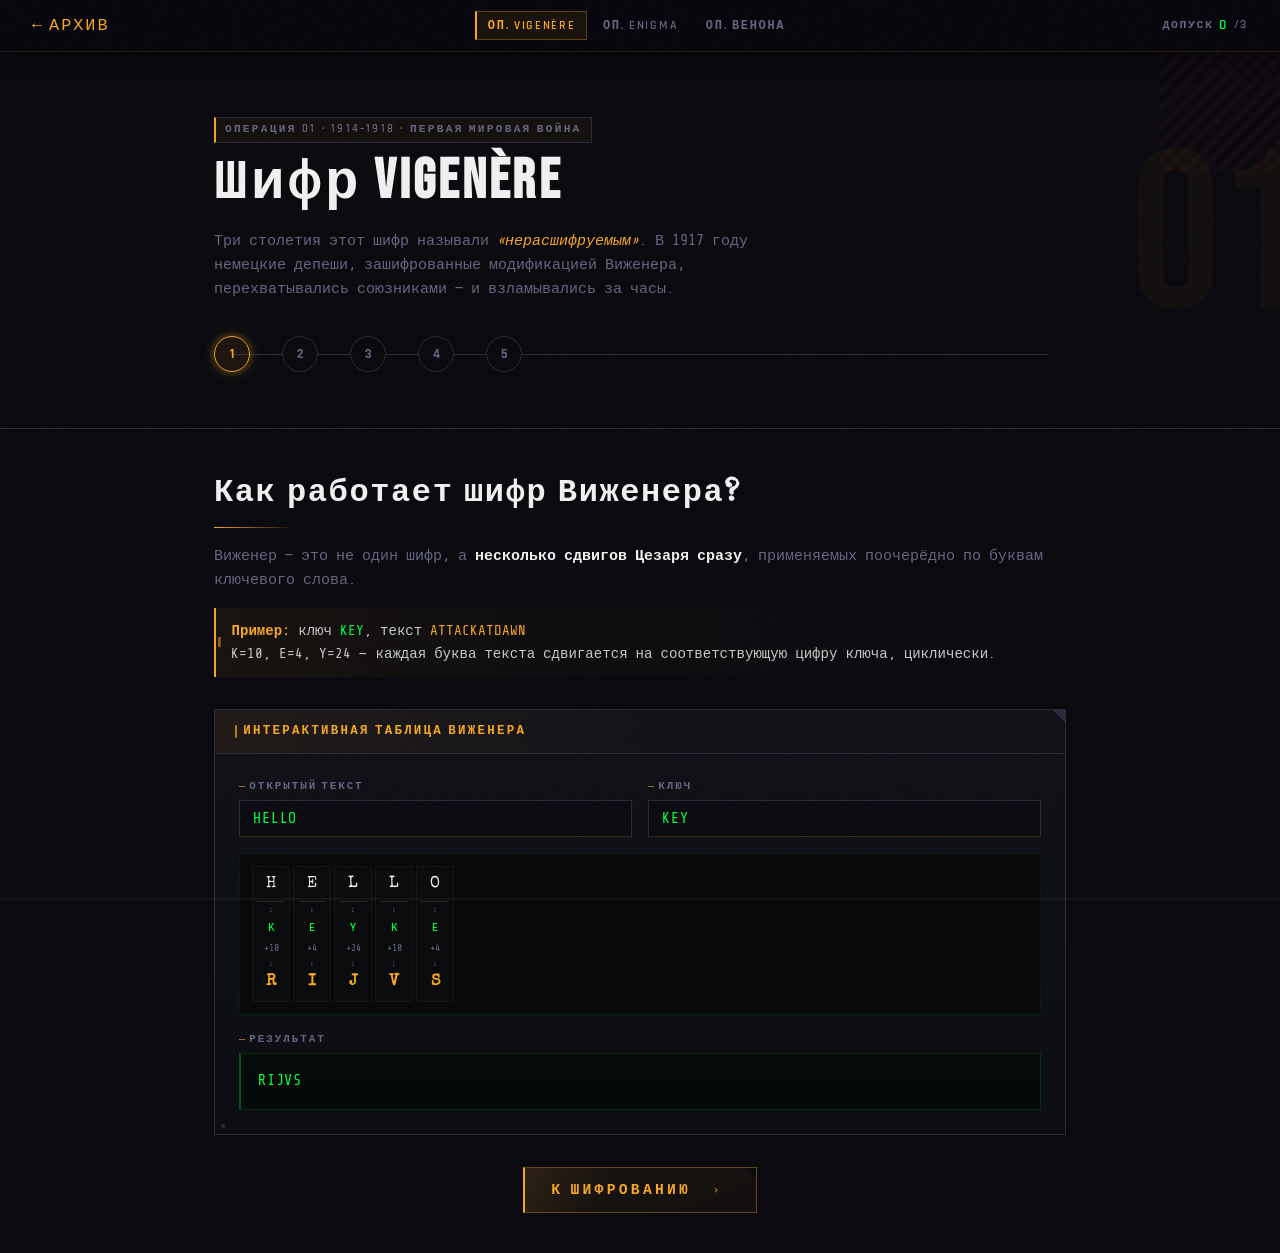
<file: vigenere.html>
<!DOCTYPE html>
<html lang="ru">
<head>
  <meta charset="UTF-8">
  <meta name="viewport" content="width=device-width, initial-scale=1.0">
  <title>Операция VIGENÈRE — Секретный Архив</title>
  <link rel="stylesheet" href="css/base.css">
  <link rel="stylesheet" href="css/layout.css">
  <link rel="stylesheet" href="css/animations.css">
  <link rel="stylesheet" href="css/design.css">
</head>
<body>

<nav class="nav">
  <a href="index.html" class="nav-logo">← АРХИВ</a>
  <ul class="nav-links">
    <li><a href="vigenere.html" class="active">ОП. VIGENÈRE</a></li>
    <li><a href="enigma.html">ОП. ENIGMA</a></li>
    <li><a href="venona.html">ОП. ВЕНОНА</a></li>
  </ul>
  <div class="nav-clearance">ДОПУСК <span class="level" id="clearanceLevel">0</span>/3</div>
  <button class="nav-burger" id="navBurger" aria-label="Меню">
    <span></span><span></span><span></span>
  </button>
</nav>

<div class="page">
  <!-- Hero -->
  <section class="section-hero" data-op="01">
    <div class="container">
      <div class="op-tag">ОПЕРАЦИЯ 01 · 1914–1918 · ПЕРВАЯ МИРОВАЯ ВОЙНА</div>
      <h1>Шифр Vigenère</h1>
      <p class="mt-2" style="max-width:600px; color:var(--text-dim)">
        Три столетия этот шифр называли <em style="color:var(--amber)">«нерасшифруемым»</em>.
        В 1917 году немецкие депеши, зашифрованные модификацией Виженера,
        перехватывались союзниками — и взламывались за часы.
      </p>

      <!-- Steps nav -->
      <div class="steps mt-3" id="stepsNav">
        <div class="step-dot active" data-step="0" title="Понять шифр">1</div>
        <div class="step-dot" data-step="1" title="Зашифровать">2</div>
        <div class="step-dot" data-step="2" title="Найти повторы">3</div>
        <div class="step-dot" data-step="3" title="Частотный анализ">4</div>
        <div class="step-dot" data-step="4" title="Взломать!">5</div>
      </div>
    </div>
  </section>

  <div class="section-content">
    <div class="container">

      <!-- ═══ STEP 0: Explanation ═══ -->
      <div class="step-panel" id="step0">
        <h2>Как работает шифр Виженера?</h2>
        <p class="mt-2" style="color:var(--text-dim)">
          Виженер — это не один шифр, а <strong style="color:var(--white)">несколько сдвигов Цезаря сразу</strong>,
          применяемых поочерёдно по буквам ключевого слова.
        </p>

        <div class="callout mt-2">
          <strong class="amber">Пример:</strong> ключ <span class="green">KEY</span>, текст <span class="amber">ATTACKATDAWN</span><br>
          K=10, E=4, Y=24 — каждая буква текста сдвигается на соответствующую цифру ключа, циклически.
        </div>

        <!-- Visual tableau -->
        <div class="panel mt-3">
          <div class="panel-header"><h3>Интерактивная таблица Виженера</h3></div>
          <div class="panel-body">
            <div class="grid-2" style="gap:1rem; margin-bottom:1rem">
              <div>
                <label class="label">Открытый текст</label>
                <input type="text" id="tableauPlain" placeholder="HELLO" maxlength="20" value="HELLO">
              </div>
              <div>
                <label class="label">Ключ</label>
                <input type="text" id="tableauKey" placeholder="KEY" maxlength="20" value="KEY">
              </div>
            </div>

            <div id="tableauGrid" class="tableau-grid"></div>

            <div class="mt-2">
              <label class="label">Результат</label>
              <div class="cipher-output" id="tableauOutput"></div>
            </div>
          </div>
        </div>

        <div class="mt-3 text-center">
          <button class="btn btn-lg" onclick="goStep(1)">
            К ШИФРОВАНИЮ &nbsp;<span style="opacity:.7">›</span>
          </button>
        </div>
      </div>

      <!-- ═══ STEP 1: Encrypt ═══ -->
      <div class="step-panel" id="step1" style="display:none">
        <h2>Зашифруй своё сообщение</h2>
        <p class="mt-2" style="color:var(--text-dim)">
          Введи любой текст (латиница) и ключевое слово. Посмотри, как каждая буква
          смещается по таблице Виженера.
        </p>

        <div class="panel mt-3">
          <div class="panel-header"><h3>Шифратор</h3></div>
          <div class="panel-body">
            <div class="grid-2" style="gap:1rem; margin-bottom:1rem">
              <div>
                <label class="label">Открытый текст (латиница)</label>
                <input type="text" id="encPlain" placeholder="ATTACKATDAWN" value="ATTACKATDAWN">
              </div>
              <div>
                <label class="label">Ключевое слово</label>
                <input type="text" id="encKey" placeholder="LEMON" value="LEMON">
              </div>
            </div>

            <button class="btn btn-primary" id="encBtn">⟳ ЗАШИФРОВАТЬ</button>

            <div id="encStepsWrap" class="mt-3" style="display:none">
              <label class="label">Пошаговый разбор</label>
              <div id="encStepsGrid" class="steps-grid"></div>
              <div class="mt-2">
                <label class="label">Шифртекст</label>
                <div class="cipher-output" id="encOutput"></div>
              </div>
            </div>
          </div>
        </div>

        <!-- Decrypt panel -->
        <div class="panel mt-3">
          <div class="panel-header"><h3>Расшифровщик (знаешь ключ)</h3></div>
          <div class="panel-body">
            <div class="grid-2" style="gap:1rem; margin-bottom:1rem">
              <div>
                <label class="label">Шифртекст</label>
                <input type="text" id="decCipher" placeholder="LXFOPVEFRNHR">
              </div>
              <div>
                <label class="label">Ключ</label>
                <input type="text" id="decKey" placeholder="LEMON" value="LEMON">
              </div>
            </div>
            <button class="btn btn-green" id="decBtn">▷ РАСШИФРОВАТЬ</button>
            <div class="mt-2">
              <div class="cipher-output" id="decOutput" style="color:var(--amber)"></div>
            </div>
          </div>
        </div>

        <div class="mt-3 text-center">
          <button class="btn btn-lg" onclick="goStep(2)">
            К АНАЛИЗУ &nbsp;<span style="opacity:.7">›</span>
          </button>
        </div>
      </div>

      <!-- ═══ STEP 2: Kasiski ═══ -->
      <div class="step-panel" id="step2" style="display:none">
        <h2>Метод Казиски: ищем повторы</h2>
        <div class="callout mt-2">
          <strong class="amber">Идея:</strong> если ключевое слово короткое, то одинаковые фрагменты
          открытого текста, попавшие под одинаковую часть ключа, дадут <em>одинаковые</em> шифртексты.
          Расстояние между ними кратно длине ключа!
        </div>

        <div class="panel mt-3">
          <div class="panel-header">
            <h3>Перехваченная депеша (1917)</h3>
            <span class="stamp" style="transform:rotate(-2deg); font-size:0.65rem">ПЕРЕХВАЧЕНО</span>
          </div>
          <div class="panel-body">
            <p style="font-size:0.82rem; color:var(--text-dim); margin-bottom:1rem">
              Нажимай на повторяющиеся трёхбуквенные группы, чтобы их отметить.
              Система посчитает расстояния и поможет найти длину ключа.
            </p>

            <label class="label">Шифртекст (можно вставить свой)</label>
            <textarea id="kasiskiInput" style="height:100px; margin-bottom:1rem; font-size:0.85rem; letter-spacing:0.08em">CHREEVOAHMAERATBIAXXWTNXBEEOPHBSBQMQEQERBWRVXUOAKXAOSXXWEAHBWGJMMQMNKGRFVGXWTRZXWIAKLXFPSKAUTEMNDCMGTSXMXBTYXMTSX</textarea>

            <button class="btn btn-primary" id="kasiskiAnalyzeBtn">⌕ НАЙТИ ПОВТОРЫ</button>

            <div id="kasiskiResult" class="mt-3" style="display:none">
              <label class="label">Размеченный текст (нажми на группу для фокуса)</label>
              <div id="kasiskiText" class="cipher-output" style="line-height:2; cursor:pointer"></div>

              <div class="mt-2" id="kasiskiDistances"></div>

              <div class="mt-2" id="kasiskiGcd" style="display:none">
                <div class="callout callout-green">
                  <strong class="green">НОД расстояний:</strong> <span id="gcdValue" class="green" style="font-size:1.2rem"></span>
                  — это вероятная длина ключа!
                </div>
              </div>
            </div>
          </div>
        </div>

        <div class="mt-3 text-center">
          <button class="btn btn-green btn-lg" id="toFreqBtn" style="display:none" onclick="goStep(3)">
            К ЧАСТОТНОМУ АНАЛИЗУ &nbsp;<span style="opacity:.7">›</span>
          </button>
          <button class="btn btn-ghost" onclick="goStep(3)" style="margin-left:0.5rem">Пропустить</button>
        </div>
      </div>

      <!-- ═══ STEP 3: Frequency Analysis ═══ -->
      <div class="step-panel" id="step3" style="display:none">
        <h2>Частотный анализ колонок</h2>
        <div class="callout mt-2">
          Зная длину ключа <strong class="amber" id="freqKeylenHint">N</strong>,
          разбиваем шифртекст на <strong class="amber" id="freqKeylenHint2">N</strong> колонок.
          Каждая колонка — обычный шифр Цезаря. В английском тексте буква <strong class="green">E</strong>
          встречается чаще всего (~12.7%). Находим самую частую букву в колонке — это зашифрованная E!
        </div>

        <div class="panel mt-3">
          <div class="panel-header"><h3>Разбивка по колонкам</h3></div>
          <div class="panel-body">
            <div style="display:flex; gap:1rem; align-items:flex-end; margin-bottom:1rem; flex-wrap:wrap">
              <div>
                <label class="label">Длина ключа</label>
                <input type="text" id="freqKeylen" value="3" style="width:60px">
              </div>
              <button class="btn btn-green" id="freqSplitBtn">↓ РАЗБИТЬ</button>
            </div>

            <div id="freqColumns"></div>

            <div id="freqKeyRecover" class="mt-3" style="display:none">
              <div class="callout callout-green">
                <strong class="green">Восстановленный ключ:</strong>
                <span class="green" id="recoveredKey" style="font-size:1.3rem; letter-spacing:0.2em; margin-left:0.5rem"></span>
              </div>
            </div>
          </div>
        </div>

        <div class="mt-3 text-center">
          <button class="btn btn-primary btn-lg" onclick="goStep(4)">
            ✦ ВЗЛОМАТЬ И РАСШИФРОВАТЬ
          </button>
        </div>
      </div>

      <!-- ═══ STEP 4: Challenge ═══ -->
      <div class="step-panel" id="step4" style="display:none">
        <h2>Задание: взломай депешу!</h2>

        <div class="callout mt-2">
          <strong class="amber">Перехваченное сообщение, 1917 г.</strong>
          Ты освоил оба метода взлома. Теперь применяй их:
          метод Казиски (шаг 2) → длина ключа, частотный анализ (шаг 3) → буквы ключа.
          <br><span style="font-size:0.82rem; color:var(--text-dim); margin-top:0.4rem; display:block">
            Подсказка: ключ состоит из <strong class="green">3 букв</strong>, военная тематика.
          </span>
        </div>

        <div class="panel mt-3">
          <div class="panel-header">
            <h3>Перехваченная депеша</h3>
            <span class="stamp" style="transform:rotate(-1deg); font-size:0.65rem">ПЕРЕХВАЧЕНО</span>
          </div>
          <div class="panel-body">

            <label class="label">Шифртекст</label>
            <div id="challengeCipherDisplay" class="cipher-output" style="font-size:0.92rem; letter-spacing:0.12em; line-height:1.8; margin-bottom:1.25rem; cursor:text; user-select:all"></div>

            <div class="grid-2" style="gap:1rem; margin-bottom:1rem">
              <div>
                <label class="label">Введи ключ (3 буквы)</label>
                <input type="text" id="revealKey" placeholder="???" maxlength="10"
                  style="text-transform:uppercase; font-size:1.15rem; letter-spacing:0.25em; text-align:center">
              </div>
              <div style="display:flex; align-items:flex-end">
                <button class="btn btn-primary btn-lg" id="revealBtn" style="width:100%">✦ РАСШИФРОВАТЬ!</button>
              </div>
            </div>

            <!-- Wrong key -->
            <div id="wrongKeyMsg" style="display:none" class="callout callout-red">
              <strong class="red">✗ Неверный ключ.</strong> Попробуй ещё раз.<br>
              <span style="font-size:0.82rem; color:var(--text-dim); margin-top:0.3rem; display:block">
                Используй частотный анализ из шага&nbsp;3: разбей шифртекст на 3 колонки
                и найди самую частую букву в каждой — предположи, что это зашифрованная E.
              </span>
              <button class="btn btn-ghost mt-2" id="showAnswerBtn" style="font-size:0.8rem">
                Узнать ответ с объяснением
              </button>
            </div>

            <!-- Answer explanation -->
            <div id="answerRevealWrap" style="display:none" class="callout mt-2" style="border-color:var(--amber-dim)">
              <div style="display:flex; align-items:center; gap:1rem; margin-bottom:0.75rem; flex-wrap:wrap">
                <strong class="amber">Правильный ключ:</strong>
                <span class="green" id="correctKeyDisplay"
                  style="font-size:1.4rem; letter-spacing:0.3em; font-family:var(--font-title)"></span>
              </div>
              <div style="font-size:0.83rem; color:var(--text-dim); line-height:1.75">
                <strong style="color:var(--white)">Как найти — шаг за шагом:</strong><br><br>
                <strong class="amber">1. Метод Казиски:</strong> ищи повторяющиеся триграммы в шифртексте.
                Посчитай расстояния между каждой парой совпадений. НОД всех расстояний = длина ключа =
                <strong class="green">3</strong>.<br><br>
                <strong class="amber">2. Частотный анализ:</strong> раздели шифртекст на 3 колонки
                (позиции 1,4,7,… → колонка&nbsp;1; 2,5,8,… → колонка&nbsp;2; 3,6,9,… → колонка&nbsp;3).
                Каждая колонка — простой шифр Цезаря.<br>
                Найди самую частую букву в каждой колонке. Предположи, что она соответствует
                <strong class="green">E</strong> (самая частая в английском).<br>
                Сдвиг = (позиция_буквы − 4 + 26) mod 26 → буква ключа.<br><br>
                Объедини три найденных буквы — получишь ключ.
              </div>
              <button class="btn btn-primary mt-2" id="useCorrectKeyBtn">Подставить правильный ключ</button>
            </div>

            <!-- Success -->
            <div id="revealWrap" class="mt-3" style="display:none">
              <div class="callout callout-green" style="margin-bottom:1rem">
                <strong class="green">✓ Правильно! Операция выполнена.</strong>
              </div>
              <label class="label">Открытый текст</label>
              <div id="revealOutput" class="cipher-output"
                style="color:var(--amber); font-size:1rem; line-height:2; min-height:60px"></div>
            </div>
          </div>
        </div>

        <!-- Summary — shown after correct decryption -->
        <div id="summaryWrap" style="display:none">
          <div class="callout callout-green mt-3">
            <strong class="green">✓ Операция выполнена.</strong> Шифр, 300 лет считавшийся нерасшифруемым, взломан.
          </div>

          <div class="panel mt-3">
            <div class="panel-header"><h3>Итог операции · Что ты только что сделал</h3></div>
            <div class="panel-body">

              <div style="display:grid;grid-template-columns:repeat(3,1fr);gap:1px;background:var(--border);margin-bottom:1.5rem">
                <div style="background:var(--bg-card);padding:1.1rem;text-align:center">
                  <div style="font-size:2rem;color:var(--amber);font-family:var(--font-title);line-height:1">300</div>
                  <div style="font-size:0.62rem;color:var(--text-dim);letter-spacing:0.15em;margin:0.2rem 0">ЛЕТ</div>
                  <div style="font-size:0.78rem;color:var(--text-dim)">шифр считался нерасшифруемым — с 1553 по 1863</div>
                </div>
                <div style="background:var(--bg-card);padding:1.1rem;text-align:center">
                  <div style="font-size:2rem;color:var(--amber);font-family:var(--font-title);line-height:1">2</div>
                  <div style="font-size:0.62rem;color:var(--text-dim);letter-spacing:0.15em;margin:0.2rem 0">МЕТОДА</div>
                  <div style="font-size:0.78rem;color:var(--text-dim)">Казиски + частотный анализ — твои инструменты взлома</div>
                </div>
                <div style="background:var(--bg-card);padding:1.1rem;text-align:center">
                  <div style="font-size:2rem;color:var(--amber);font-family:var(--font-title);line-height:1">~6</div>
                  <div style="font-size:0.62rem;color:var(--text-dim);letter-spacing:0.15em;margin:0.2rem 0">ЧАСОВ</div>
                  <div style="font-size:0.78rem;color:var(--text-dim)">столько уходило на взлом реальной депеши в 1917</div>
                </div>
              </div>

              <p style="font-size:0.9rem;color:var(--text-dim);line-height:1.8">
                Ты применил те же два шага, что и криптоаналитики союзников в Первой мировой:
                нашёл длину ключа через повторяющиеся триграммы, затем свёл каждую колонку
                к простому шифру Цезаря и вычислил сдвиг по частоте букв.
              </p>

              <div class="callout mt-2">
                <strong class="amber">Фундаментальная слабость Vigenère:</strong> шифр <em>периодичен</em>.
                Один ключ используется снова и снова. Как только найдена его длина —
                задача распадается на несколько независимых шифров Цезаря, каждый из которых
                тривиально взламывается за секунды.
              </div>

              <div class="callout callout-red mt-2">
                <strong class="red">Историческая цена взлома:</strong> осознав уязвимость ручных шифров,
                Германия вложила ресурсы в <em>электромеханическое</em> шифрование.
                Итог — машина <strong style="color:var(--white)">Enigma</strong>, 158 квинтиллионов
                конфигураций и следующая операция.
              </div>

              <div class="callout callout-green mt-2">
                <strong class="green">Ключевой урок:</strong> безопасность шифра определяется
                не его сложностью на вид, а математической стойкостью к атаке.
                «Выглядит сложно» — не аргумент. Именно это открытие превратило
                криптографию из ремесла в науку.
              </div>

            </div>
          </div>

          <div class="mt-3" style="display:flex;gap:0.75rem;flex-wrap:wrap;align-items:center">
            <a href="enigma.html" class="btn btn-green btn-lg">
              СЛЕДУЮЩАЯ: ОП. ENIGMA &nbsp;<span style="opacity:.7">›</span>
            </a>
            <button class="btn btn-ghost" id="restartBtn">⟳ НАЧАТЬ ЗАНОВО</button>
            <a href="index.html" class="btn btn-ghost">← В АРХИВ</a>
          </div>
        </div>

        <!-- Replay button shown before success too -->
        <div class="mt-3" id="earlyRestartWrap">
          <button class="btn btn-ghost" id="earlyRestartBtn" style="font-size:0.8rem; opacity:0.7">
            ⟳ Начать операцию заново
          </button>
        </div>

      </div>

    </div>
  </div>
</div>

<!-- Clearance bar -->
<div class="clearance-bar"><div class="clearance-fill" id="clearanceFill" style="width:0%"></div></div>

<style>
/* ── Tableau grid – inner cell parts (layout only, colors from design.css) ── */
.tc-plain {
  font-size: 1rem;
  color: var(--white);
  border-bottom: 1px solid rgba(255,255,255,0.1);
  padding-bottom: 3px;
  width: 100%;
  text-align: center;
  font-family: var(--font-title);
}
.tc-key   { font-size: 0.72rem; color: var(--green); margin: 3px 0; font-family: var(--btn-font); font-weight: 600; }
.tc-shift { font-size: 0.62rem; color: var(--text-dim); }
.tc-cipher { font-size: 1rem; color: var(--amber); font-weight: bold; font-family: var(--font-title); }
.tc-arrow  { font-size: 0.55rem; color: var(--text-dim); }

/* ── Encrypt steps display ── */
.sg-plain { font-size: 0.88rem; color: var(--white); font-family: var(--font-title); }
.sg-key   { font-size: 0.62rem; color: var(--green); font-family: var(--btn-font); font-weight: 600; }
.sg-enc   { font-size: 0.88rem; color: var(--amber); font-weight: bold; font-family: var(--font-title); }

/* ── Frequency bars ── */
.freq-col { margin-bottom: 1.75rem; }
.freq-col h4 {
  font-family: var(--btn-font);
  font-size: 0.7rem;
  font-weight: 700;
  color: var(--text-dim);
  letter-spacing: 0.14em;
  text-transform: uppercase;
  margin-bottom: 0.5rem;
  display: flex;
  align-items: center;
  gap: 0.4em;
}
.freq-col h4::before {
  content: '';
  display: inline-block;
  width: 6px; height: 1px;
  background: var(--amber);
  opacity: 0.5;
}

.freq-bars-wrap {
  display: flex;
  align-items: flex-end;
  gap: 2px;
  height: 80px;
  background: rgba(0,5,0,0.6);
  border: 1px solid rgba(0,255,65,0.06);
  padding: 4px 4px 0;
}
.freq-bar-item {
  flex: 1;
  background: rgba(245,166,35,0.25);
  position: relative;
  transition: background 0.2s;
  min-height: 2px;
}
.freq-bar-item.top { background: var(--amber); box-shadow: 0 0 6px rgba(245,166,35,0.4); }
.freq-bar-item:hover { background: rgba(255,255,255,0.5); }
.freq-bar-item .fbi-letter {
  position: absolute;
  bottom: -1.4em;
  left: 50%;
  transform: translateX(-50%);
  font-size: 0.58rem;
  color: var(--text-dim);
  font-family: var(--btn-font);
}
.freq-bar-item.top .fbi-letter { color: var(--amber); }
.freq-labels-row { height: 1.4em; }
.freq-guess {
  margin-top: 0.85rem;
  font-size: 0.83rem;
  font-family: var(--btn-font);
  letter-spacing: 0.04em;
}

/* ── Trigram highlights ── */
.tri-a { background: rgba(245,166,35,0.25); color: var(--amber); }
.tri-b { background: rgba(0,255,65,0.18);  color: var(--green); }
.tri-c { background: rgba(120,120,255,0.2); color: #aaaaff; }
.tri-d { background: rgba(255,100,100,0.2); color: #ff9090; }
.tri-e { background: rgba(255,200,0,0.18);  color: #ffd040; }
</style>

<script type="module">
import {
  ALPHA, normalize, encrypt, decrypt, encryptSteps,
  letterFrequency, kasiskiTrigrams, gcdList, splitColumns, guessShift
} from './js/ciphers/vigenere.js';

// ── Challenge definition ──
const CHALLENGE_PLAIN = 'GERMANADVANCEONPARISALLUNITSMOVEFORWARD';
const CHALLENGE_KEY   = 'WAR';
const CHALLENGE_CIPHER = encrypt(CHALLENGE_PLAIN, CHALLENGE_KEY);

// ── Step navigation ──
let currentStep = 0;
let foundKeyLen = 3;
let foundKey    = '';
let kasiskiCiphertext = '';

window.goStep = goStep;
function goStep(n) {
  document.querySelectorAll('.step-panel').forEach(p => p.style.display = 'none');
  document.getElementById('step' + n).style.display = 'block';
  document.getElementById('step' + n).classList.add('fade-up');
  currentStep = n;
  document.querySelectorAll('.step-dot').forEach((d, i) => {
    d.classList.remove('active', 'done');
    if (i < n) d.classList.add('done');
    if (i === n) d.classList.add('active');
  });
  document.querySelector('.section-content').scrollIntoView({ behavior: 'smooth', block: 'start' });
  if (n === 3) renderFreqColumns();
  if (n === 4) prefillReveal();
}

document.querySelectorAll('.step-dot').forEach(d => {
  d.addEventListener('click', () => goStep(+d.dataset.step));
});

// ── Clearance ──
const lvl = ['vigenere','enigma','venona'].filter(o => localStorage.getItem('done_'+o)).length;
document.getElementById('clearanceLevel').textContent = lvl;
document.getElementById('clearanceFill').style.width = (lvl/3*100)+'%';

// ══════════════════════════════════
// STEP 0 — Tableau
// ══════════════════════════════════
function renderTableau() {
  const pt  = normalize(document.getElementById('tableauPlain').value || 'HELLO');
  const key = normalize(document.getElementById('tableauKey').value || 'KEY');
  if (!pt || !key) return;
  const steps = encryptSteps(pt, key);
  const grid  = document.getElementById('tableauGrid');
  grid.innerHTML = '';
  steps.forEach(({ plain, key: k, shift, enc }, i) => {
    const cell = document.createElement('div');
    cell.className = 'tableau-cell';
    cell.style.animationDelay = (i * 0.04) + 's';
    cell.innerHTML = `
      <div class="tc-plain">${plain}</div>
      <div class="tc-arrow">↓</div>
      <div class="tc-key">${k}</div>
      <div class="tc-shift">+${shift}</div>
      <div class="tc-arrow">↓</div>
      <div class="tc-cipher">${enc}</div>
    `;
    grid.appendChild(cell);
  });
  document.getElementById('tableauOutput').textContent = steps.map(s => s.enc).join('');
}

document.getElementById('tableauPlain').addEventListener('input', renderTableau);
document.getElementById('tableauKey').addEventListener('input', renderTableau);
renderTableau();

// ══════════════════════════════════
// STEP 1 — Encrypt / Decrypt
// ══════════════════════════════════
document.getElementById('encBtn').addEventListener('click', () => {
  const pt  = document.getElementById('encPlain').value;
  const key = document.getElementById('encKey').value;
  if (!pt || !key) return;
  const steps  = encryptSteps(pt, key);
  const grid   = document.getElementById('encStepsGrid');
  grid.innerHTML = '';
  steps.forEach(({ plain, key: k, enc }, i) => {
    const c = document.createElement('div');
    c.className = 'sg-cell';
    c.style.animationDelay = (i * 0.03) + 's';
    c.innerHTML = `<span class="sg-plain">${plain}</span><span class="sg-key">${k}</span><span class="sg-enc">${enc}</span>`;
    grid.appendChild(c);
  });
  document.getElementById('encOutput').textContent = steps.map(s => s.enc).join('');
  document.getElementById('encStepsWrap').style.display = 'block';

  // Pre-fill decryption field
  document.getElementById('decCipher').value = steps.map(s => s.enc).join('');
  document.getElementById('decKey').value = normalize(key);
});

document.getElementById('decBtn').addEventListener('click', () => {
  const ct  = document.getElementById('decCipher').value;
  const key = document.getElementById('decKey').value;
  document.getElementById('decOutput').textContent = decrypt(ct, key);
});

// ══════════════════════════════════
// STEP 2 — Kasiski
// ══════════════════════════════════
document.getElementById('kasiskiAnalyzeBtn').addEventListener('click', () => {
  kasiskiCiphertext = document.getElementById('kasiskiInput').value;
  const trigrams = kasiskiTrigrams(kasiskiCiphertext);
  const top = trigrams.slice(0, 5);
  const colors = ['tri-a','tri-b','tri-c','tri-d','tri-e'];

  // Build annotated text
  const text = normalize(kasiskiCiphertext);
  const charClasses = new Array(text.length).fill('');

  top.forEach((t, ci) => {
    t.positions.forEach(pos => {
      for (let k = 0; k < 3; k++) {
        if (!charClasses[pos+k]) charClasses[pos+k] = colors[ci];
      }
    });
  });

  const container = document.getElementById('kasiskiText');
  container.innerHTML = '';
  text.split('').forEach((ch, i) => {
    const span = document.createElement('span');
    if (charClasses[i]) span.className = charClasses[i];
    span.textContent = ch;
    container.appendChild(span);
  });

  // Distances
  const distContainer = document.getElementById('kasiskiDistances');
  distContainer.innerHTML = '';
  if (top.length === 0) {
    distContainer.innerHTML = '<p class="dim">Повторяющихся триграмм не найдено. Попробуй более длинный текст.</p>';
    document.getElementById('kasiskiResult').style.display = 'block';
    return;
  }

  const allDists = [];
  top.forEach((t, ci) => {
    const row = document.createElement('div');
    row.style.cssText = 'margin-bottom:0.5rem; font-size:0.85rem';
    const dists = t.distances;
    allDists.push(...dists);
    row.innerHTML = `<span class="${colors[ci]}" style="padding:1px 4px">${t.tri}</span>
      встречается ${t.positions.length}×, позиции: [${t.positions.join(', ')}],
      расстояния: <span class="amber">${dists.join(', ')}</span>`;
    distContainer.appendChild(row);
  });

  // GCD
  if (allDists.length >= 2) {
    const g = gcdList(allDists.filter(d => d > 0));
    foundKeyLen = g;
    document.getElementById('gcdValue').textContent = g;
    document.getElementById('kasiskiGcd').style.display = 'block';
    document.getElementById('freqKeylen').value = g;
    document.getElementById('freqKeylenHint').textContent  = g;
    document.getElementById('freqKeylenHint2').textContent = g;
    document.getElementById('toFreqBtn').style.display = 'inline-flex';
  }

  document.getElementById('kasiskiResult').style.display = 'block';
});

// ══════════════════════════════════
// STEP 3 — Frequency
// ══════════════════════════════════
function renderFreqColumns() {
  const cipher = kasiskiCiphertext || document.getElementById('kasiskiInput').value;
  const kl = parseInt(document.getElementById('freqKeylen').value) || 3;
  const cols = splitColumns(cipher, kl);
  const container = document.getElementById('freqColumns');
  container.innerHTML = '';

  const keyChars = [];

  cols.forEach((col, ci) => {
    const freq = letterFrequency(col);
    const maxPct = Math.max(...freq.map(f => f.pct), 0.01);
    const topLetter = freq.reduce((a, b) => a.count > b.count ? a : b);
    const guessedShift = (ALPHA.indexOf(topLetter.letter) - ALPHA.indexOf('E') + 26) % 26;
    const guessedKeyChar = ALPHA[guessedShift];
    keyChars.push(guessedKeyChar);

    const div = document.createElement('div');
    div.className = 'freq-col';
    div.innerHTML = `<h4>Колонка ${ci+1} (каждая ${kl}-я буква, начиная с ${ci+1})</h4>`;

    const barsWrap = document.createElement('div');
    barsWrap.className = 'freq-bars-wrap';

    freq.forEach(({ letter, pct }) => {
      const bar = document.createElement('div');
      bar.className = 'freq-bar-item' + (letter === topLetter.letter ? ' top' : '');
      bar.style.height = Math.round(pct / maxPct * 100) + '%';
      bar.innerHTML = `<span class="fbi-letter">${letter}</span>`;
      bar.title = `${letter}: ${(pct*100).toFixed(1)}%`;
      barsWrap.appendChild(bar);
    });

    div.appendChild(barsWrap);
    const labRow = document.createElement('div');
    labRow.className = 'freq-labels-row';
    div.appendChild(labRow);

    const guess = document.createElement('div');
    guess.className = 'freq-guess';
    guess.innerHTML = `Самая частая: <span class="amber">${topLetter.letter}</span>
      → предположим E → сдвиг <span class="amber">${guessedShift}</span>
      → буква ключа: <strong class="green" style="font-size:1.1rem">${guessedKeyChar}</strong>`;
    div.appendChild(guess);
    container.appendChild(div);
  });

  foundKey = keyChars.join('');
  document.getElementById('recoveredKey').textContent = foundKey;
  document.getElementById('freqKeyRecover').style.display = 'block';
}

document.getElementById('freqSplitBtn').addEventListener('click', renderFreqColumns);

// ══════════════════════════════════
// STEP 4 — Challenge
// ══════════════════════════════════
function prefillReveal() {
  document.getElementById('challengeCipherDisplay').textContent = CHALLENGE_CIPHER;
  document.getElementById('revealKey').value = '';
  document.getElementById('revealWrap').style.display = 'none';
  document.getElementById('wrongKeyMsg').style.display = 'none';
  document.getElementById('answerRevealWrap').style.display = 'none';
  document.getElementById('summaryWrap').style.display = 'none';
  document.getElementById('correctKeyDisplay').textContent = CHALLENGE_KEY;
}

function showDecryptedSuccess(key) {
  const pt  = decrypt(CHALLENGE_CIPHER, key);
  const out = document.getElementById('revealOutput');
  out.innerHTML = '';
  pt.split('').forEach((ch, i) => {
    const span = document.createElement('span');
    span.className = 'flip-char';
    span.style.animationDelay = (i * 0.025) + 's';
    span.textContent = ch;
    out.appendChild(span);
  });
  document.getElementById('revealWrap').style.display = 'block';
  document.getElementById('wrongKeyMsg').style.display = 'none';
  document.getElementById('summaryWrap').style.display = 'block';
  document.getElementById('earlyRestartWrap').style.display = 'none';
  localStorage.setItem('done_vigenere', '1');
  const newLvl = ['vigenere','enigma','venona'].filter(o => localStorage.getItem('done_'+o)).length;
  document.getElementById('clearanceLevel').textContent = newLvl;
  document.getElementById('clearanceFill').style.width = (newLvl / 3 * 100) + '%';
}

document.getElementById('revealBtn').addEventListener('click', () => {
  const key = normalize(document.getElementById('revealKey').value);
  if (!key) return;

  if (key === CHALLENGE_KEY) {
    showDecryptedSuccess(key);
  } else {
    const input = document.getElementById('revealKey');
    input.classList.add('shake');
    setTimeout(() => input.classList.remove('shake'), 400);
    document.getElementById('wrongKeyMsg').style.display = 'block';
    document.getElementById('revealWrap').style.display = 'none';
  }
});

document.getElementById('showAnswerBtn').addEventListener('click', () => {
  document.getElementById('answerRevealWrap').style.display = 'block';
});

document.getElementById('useCorrectKeyBtn').addEventListener('click', () => {
  document.getElementById('revealKey').value = CHALLENGE_KEY;
  document.getElementById('answerRevealWrap').style.display = 'none';
  document.getElementById('wrongKeyMsg').style.display = 'none';
  showDecryptedSuccess(CHALLENGE_KEY);
});

function restartOperation() {
  localStorage.removeItem('done_vigenere');
  const newLvl = ['vigenere','enigma','venona'].filter(o => localStorage.getItem('done_'+o)).length;
  document.getElementById('clearanceLevel').textContent = newLvl;
  document.getElementById('clearanceFill').style.width = (newLvl / 3 * 100) + '%';
  // Reset all step inputs
  document.getElementById('kasiskiInput').value =
    'CHREEVOAHMAERATBIAXXWTNXBEEOPHBSBQMQEQERBWRVXUOAKXAOSXXWEAHBWGJMMQMNKGRFVGXWTRZXWIAKLXFPSKAUTEMNDCMGTSXMXBTYXMTSX';
  document.getElementById('kasiskiResult').style.display = 'none';
  document.getElementById('kasiskiGcd').style.display = 'none';
  document.getElementById('toFreqBtn').style.display = 'none';
  document.getElementById('freqColumns').innerHTML = '';
  document.getElementById('freqKeyRecover').style.display = 'none';
  foundKey = '';
  foundKeyLen = 3;
  kasiskiCiphertext = '';
  goStep(0);
}

document.getElementById('restartBtn').addEventListener('click', restartOperation);
document.getElementById('earlyRestartBtn').addEventListener('click', restartOperation);
</script>

<script src="js/ui/common.js"></script>
</body>
</html>
</file>
<file: css/base.css>
@import url('https://fonts.googleapis.com/css2?family=Special+Elite&family=Share+Tech+Mono&display=swap');

:root {
  --bg:        #0a0a0f;
  --bg-card:   #111118;
  --bg-input:  #0d0d14;
  --border:    #2a2a3a;
  --amber:     #f5a623;
  --amber-dim: #a06b10;
  --green:     #00ff41;
  --green-dim: #007a1e;
  --red:       #ff3333;
  --text:      #c8c8c8;
  --text-dim:  #666680;
  --white:     #f0f0f0;

  --font-title: 'Special Elite', 'Courier New', monospace;
  --font-mono:  'Share Tech Mono', 'Courier New', monospace;

  --radius: 4px;
  --transition: 0.2s ease;
}

*, *::before, *::after {
  box-sizing: border-box;
  margin: 0;
  padding: 0;
}

html {
  scroll-behavior: smooth;
}

body {
  background: var(--bg);
  color: var(--text);
  font-family: var(--font-mono);
  font-size: 15px;
  line-height: 1.6;
  min-height: 100vh;
  overflow-x: hidden;
}

/* Grain overlay */
body::before {
  content: '';
  position: fixed;
  inset: 0;
  background-image: url("data:image/svg+xml,%3Csvg viewBox='0 0 256 256' xmlns='http://www.w3.org/2000/svg'%3E%3Cfilter id='noise'%3E%3CfeTurbulence type='fractalNoise' baseFrequency='0.9' numOctaves='4' stitchTiles='stitch'/%3E%3C/filter%3E%3Crect width='100%25' height='100%25' filter='url(%23noise)' opacity='0.04'/%3E%3C/svg%3E");
  pointer-events: none;
  z-index: 9999;
  opacity: 0.35;
}

/* ── Typography ── */
h1, h2, h3 {
  font-family: var(--font-title);
  color: var(--white);
  letter-spacing: 0.05em;
}

h1 { font-size: clamp(2rem, 5vw, 3.5rem); }
h2 { font-size: clamp(1.4rem, 3vw, 2rem); }
h3 { font-size: 1.15rem; color: var(--amber); }

p { margin-bottom: 0.75em; }

a {
  color: var(--amber);
  text-decoration: none;
  transition: color var(--transition);
}
a:hover { color: var(--white); }

/* ── Utility ── */
.amber  { color: var(--amber); }
.green  { color: var(--green); }
.red    { color: var(--red); }
.dim    { color: var(--text-dim); }

.text-center { text-align: center; }
.mt-1 { margin-top: 0.5rem; }
.mt-2 { margin-top: 1rem; }
.mt-3 { margin-top: 2rem; }
.mb-2 { margin-bottom: 1rem; }

/* ── Buttons ── */
.btn {
  display: inline-flex;
  align-items: center;
  gap: 0.5em;
  padding: 0.55em 1.3em;
  border: 1px solid var(--amber);
  background: transparent;
  color: var(--amber);
  font-family: var(--font-mono);
  font-size: 0.9rem;
  letter-spacing: 0.08em;
  text-transform: uppercase;
  cursor: pointer;
  border-radius: var(--radius);
  transition: background var(--transition), color var(--transition);
  user-select: none;
}
.btn:hover {
  background: var(--amber);
  color: #000;
}
.btn:active { transform: scale(0.97); }

.btn-green {
  border-color: var(--green);
  color: var(--green);
}
.btn-green:hover {
  background: var(--green);
  color: #000;
}

.btn-red {
  border-color: var(--red);
  color: var(--red);
}
.btn-red:hover {
  background: var(--red);
  color: #fff;
}

.btn-ghost {
  border-color: var(--border);
  color: var(--text-dim);
}
.btn-ghost:hover {
  border-color: var(--text);
  color: var(--text);
  background: transparent;
}

/* ── Inputs ── */
input[type="text"],
textarea {
  background: var(--bg-input);
  border: 1px solid var(--border);
  color: var(--green);
  font-family: var(--font-mono);
  font-size: 0.95rem;
  padding: 0.6em 0.9em;
  border-radius: var(--radius);
  outline: none;
  transition: border-color var(--transition);
  width: 100%;
}
input[type="text"]:focus,
textarea:focus {
  border-color: var(--amber);
  caret-color: var(--amber);
}
textarea { resize: vertical; min-height: 80px; }

/* Cursor blink */
input[type="text"]::placeholder,
textarea::placeholder { color: var(--text-dim); }

/* ── Cards ── */
.card {
  background: var(--bg-card);
  border: 1px solid var(--border);
  border-radius: var(--radius);
  padding: 1.5rem;
}

.card-classified {
  border-color: var(--red);
  position: relative;
}
.card-classified::before {
  content: 'CLASSIFIED';
  position: absolute;
  top: -0.6em;
  left: 1em;
  background: var(--bg-card);
  padding: 0 0.5em;
  font-size: 0.7rem;
  color: var(--red);
  letter-spacing: 0.15em;
  font-family: var(--font-title);
}

/* ── Step indicator ── */
.steps {
  display: flex;
  gap: 0.5rem;
  margin-bottom: 1.5rem;
  flex-wrap: wrap;
}

.step-dot {
  width: 28px;
  height: 28px;
  border: 1px solid var(--border);
  border-radius: 50%;
  display: flex;
  align-items: center;
  justify-content: center;
  font-size: 0.75rem;
  color: var(--text-dim);
  cursor: default;
  transition: border-color var(--transition), color var(--transition);
}
.step-dot.active {
  border-color: var(--amber);
  color: var(--amber);
}
.step-dot.done {
  border-color: var(--green);
  color: var(--green);
  background: #00ff4115;
}

/* ── Stamp ── */
.stamp {
  display: inline-block;
  border: 3px solid var(--red);
  color: var(--red);
  font-family: var(--font-title);
  font-size: 0.75rem;
  letter-spacing: 0.2em;
  padding: 0.2em 0.6em;
  text-transform: uppercase;
  opacity: 0.85;
  transform: rotate(-4deg);
  pointer-events: none;
}

/* ── Progress bar ── */
.clearance-bar {
  position: fixed;
  bottom: 0;
  left: 0;
  right: 0;
  height: 3px;
  background: var(--bg-card);
  z-index: 100;
}
.clearance-fill {
  height: 100%;
  background: linear-gradient(90deg, var(--amber), var(--green));
  transition: width 0.6s ease;
}

/* ── Scrollbar ── */
::-webkit-scrollbar { width: 6px; }
::-webkit-scrollbar-track { background: var(--bg); }
::-webkit-scrollbar-thumb { background: var(--border); border-radius: 3px; }
::-webkit-scrollbar-thumb:hover { background: var(--amber-dim); }

/* ── Selection ── */
::selection { background: var(--amber); color: #000; }
</file>
<file: css/layout.css>
/* ── Navigation ── */
.nav {
  position: fixed;
  top: 0;
  left: 0;
  right: 0;
  z-index: 500;
  background: rgba(10, 10, 15, 0.92);
  backdrop-filter: blur(8px);
  border-bottom: 1px solid var(--border);
  display: flex;
  align-items: center;
  justify-content: space-between;
  padding: 0 2rem;
  height: 52px;
}

.nav-logo {
  font-family: var(--font-title);
  font-size: 1rem;
  color: var(--amber);
  letter-spacing: 0.1em;
  text-transform: uppercase;
}
.nav-logo span { color: var(--text-dim); font-size: 0.75rem; }

.nav-links {
  display: flex;
  gap: 0.25rem;
  list-style: none;
}

.nav-links a {
  display: block;
  padding: 0.3em 0.9em;
  font-size: 0.8rem;
  letter-spacing: 0.1em;
  text-transform: uppercase;
  color: var(--text-dim);
  border: 1px solid transparent;
  border-radius: var(--radius);
  transition: all var(--transition);
}
.nav-links a:hover,
.nav-links a.active {
  color: var(--amber);
  border-color: var(--amber-dim);
}

.nav-clearance {
  font-size: 0.7rem;
  color: var(--text-dim);
  display: flex;
  align-items: center;
  gap: 0.5em;
}
.nav-clearance .level {
  color: var(--green);
  font-size: 0.9rem;
}

/* ── Page wrapper ── */
.page {
  padding-top: 52px;
  min-height: 100vh;
}

/* ── Section containers ── */
.container {
  max-width: 900px;
  margin: 0 auto;
  padding: 0 1.5rem;
}

.section-hero {
  padding: 4rem 0 3rem;
  border-bottom: 1px solid var(--border);
}

.section-hero .op-tag {
  font-size: 0.7rem;
  letter-spacing: 0.2em;
  color: var(--text-dim);
  text-transform: uppercase;
  margin-bottom: 0.5rem;
}

.section-content {
  padding: 2.5rem 0;
}

/* ── Interactive panels ── */
.panel {
  margin: 2rem 0;
  border: 1px solid var(--border);
  border-radius: var(--radius);
  overflow: hidden;
}

.panel-header {
  background: var(--bg-card);
  padding: 0.75rem 1.25rem;
  border-bottom: 1px solid var(--border);
  display: flex;
  align-items: center;
  justify-content: space-between;
}

.panel-header h3 {
  font-size: 0.85rem;
  letter-spacing: 0.12em;
  text-transform: uppercase;
  color: var(--amber);
  margin: 0;
}

.panel-body {
  padding: 1.5rem;
  background: #0c0c13;
}

/* ── Two-column layout ── */
.grid-2 {
  display: grid;
  grid-template-columns: 1fr 1fr;
  gap: 1.5rem;
}

/* ── Mobile nav toggle ── */
.nav-burger {
  display: none;
  flex-direction: column;
  gap: 4px;
  background: none;
  border: none;
  cursor: pointer;
  padding: 4px;
}
.nav-burger span {
  display: block;
  width: 20px;
  height: 2px;
  background: var(--amber);
  border-radius: 1px;
  transition: transform 0.2s, opacity 0.2s;
}

@media (max-width: 640px) {
  .grid-2 { grid-template-columns: 1fr; }
  .nav-links {
    display: none;
    position: fixed;
    top: 52px;
    left: 0;
    right: 0;
    background: rgba(10,10,15,0.97);
    border-bottom: 1px solid var(--border);
    flex-direction: column;
    padding: 0.5rem 0;
    z-index: 499;
  }
  .nav-links.open { display: flex; }
  .nav-links a { padding: 0.6em 1.5em; border: none; }
  .nav-burger { display: flex; }
  .nav-clearance { display: none; }
}

/* ── Label ── */
.label {
  display: block;
  font-size: 0.72rem;
  letter-spacing: 0.12em;
  text-transform: uppercase;
  color: var(--text-dim);
  margin-bottom: 0.4em;
}

/* ── Cipher text display ── */
.cipher-output {
  background: var(--bg-input);
  border: 1px solid var(--border);
  border-radius: var(--radius);
  padding: 0.8em 1em;
  font-family: var(--font-mono);
  font-size: 0.95rem;
  color: var(--green);
  word-break: break-all;
  line-height: 1.8;
  min-height: 48px;
  letter-spacing: 0.05em;
}

/* ── Frequency chart container ── */
.freq-chart {
  display: flex;
  align-items: flex-end;
  gap: 3px;
  height: 80px;
  padding: 0.5rem 0 0;
}

.freq-bar {
  flex: 1;
  background: var(--amber-dim);
  border-radius: 2px 2px 0 0;
  transition: height 0.3s ease, background 0.2s;
  min-width: 6px;
  position: relative;
  cursor: pointer;
}
.freq-bar:hover { background: var(--amber); }
.freq-bar .bar-label {
  position: absolute;
  bottom: -1.3em;
  left: 50%;
  transform: translateX(-50%);
  font-size: 0.6rem;
  color: var(--text-dim);
}
.freq-bar.highlight { background: var(--green); }

.freq-labels {
  display: flex;
  gap: 3px;
  padding-top: 0.25rem;
}
.freq-labels span {
  flex: 1;
  text-align: center;
  font-size: 0.6rem;
  color: var(--text-dim);
  min-width: 6px;
}

/* ── Highlighted text spans ── */
.hl-amber { background: rgba(245,166,35,0.25); color: var(--amber); border-radius: 2px; }
.hl-green { background: rgba(0,255,65,0.15); color: var(--green); border-radius: 2px; }
.hl-red   { background: rgba(255,51,51,0.2); color: var(--red); border-radius: 2px; }

/* ── Divider ── */
.divider {
  border: none;
  border-top: 1px solid var(--border);
  margin: 2rem 0;
}

/* ── Callout boxes ── */
.callout {
  border-left: 3px solid var(--amber);
  background: rgba(245,166,35,0.06);
  padding: 0.8em 1em;
  border-radius: 0 var(--radius) var(--radius) 0;
  margin: 1rem 0;
  font-size: 0.9rem;
}
.callout-red {
  border-color: var(--red);
  background: rgba(255,51,51,0.06);
}
.callout-green {
  border-color: var(--green);
  background: rgba(0,255,65,0.05);
}

/* ── History cards on main page ── */
.ops-grid {
  display: grid;
  grid-template-columns: repeat(auto-fit, minmax(260px, 1fr));
  gap: 1.5rem;
  padding: 2.5rem 0;
}

.op-card {
  border: 1px solid var(--border);
  border-radius: var(--radius);
  padding: 1.75rem 1.5rem;
  background: var(--bg-card);
  cursor: pointer;
  transition: border-color var(--transition), transform var(--transition);
  text-decoration: none;
  display: block;
}
.op-card:hover {
  border-color: var(--amber);
  transform: translateY(-3px);
  color: var(--text);
}

.op-card .op-num {
  font-size: 0.7rem;
  letter-spacing: 0.2em;
  color: var(--text-dim);
  text-transform: uppercase;
  margin-bottom: 0.75rem;
}

.op-card h2 {
  font-size: 1.4rem;
  color: var(--white);
  margin-bottom: 0.5rem;
}

.op-card .op-era {
  font-size: 0.8rem;
  color: var(--amber);
  margin-bottom: 0.75rem;
}

.op-card p {
  font-size: 0.85rem;
  color: var(--text-dim);
  line-height: 1.5;
  margin: 0;
}

.op-card .op-badge {
  margin-top: 1.25rem;
  display: inline-block;
  font-size: 0.7rem;
  letter-spacing: 0.1em;
  border: 1px solid var(--border);
  padding: 0.2em 0.6em;
  border-radius: 2px;
  color: var(--text-dim);
  text-transform: uppercase;
}
</file>
<file: css/animations.css>
/* ── Cursor blink ── */
@keyframes blink {
  0%, 100% { opacity: 1; }
  50%       { opacity: 0; }
}

.cursor::after {
  content: '_';
  color: var(--amber);
  animation: blink 1s step-end infinite;
}

/* ── Typewriter ── */
@keyframes typewriter {
  from { width: 0; }
  to   { width: 100%; }
}

.typewriter {
  overflow: hidden;
  white-space: nowrap;
  border-right: 2px solid var(--amber);
  animation: typewriter 2.5s steps(40) forwards, blink 1s step-end infinite;
}

/* ── Rain / intro ── */
@keyframes fall {
  0%   { transform: translateY(-100%); opacity: 0.8; }
  100% { transform: translateY(110vh);  opacity: 0; }
}

.rain-char {
  position: absolute;
  color: var(--green-dim);
  font-family: var(--font-mono);
  font-size: 1rem;
  animation: fall linear infinite;
  pointer-events: none;
  user-select: none;
}

/* ── Letter flip reveal ── */
@keyframes flipIn {
  0%   { transform: rotateX(90deg); opacity: 0; }
  60%  { transform: rotateX(-15deg); }
  100% { transform: rotateX(0);    opacity: 1; }
}

.flip-char {
  display: inline-block;
  animation: flipIn 0.35s ease forwards;
  transform-origin: center bottom;
}

/* ── Signal path (Enigma) ── */
@keyframes signalPulse {
  0%   { stroke-dashoffset: 100; opacity: 0; }
  30%  { opacity: 1; }
  100% { stroke-dashoffset: 0;   opacity: 0.9; }
}

.signal-path {
  stroke-dasharray: 100;
  stroke-dashoffset: 100;
  animation: signalPulse 0.6s ease forwards;
}

/* ── Rotor spin ── */
@keyframes rotorSpin {
  from { transform: rotate(0deg); }
  to   { transform: rotate(360deg); }
}
@keyframes rotorClick {
  0%   { transform: rotate(var(--from)); }
  100% { transform: rotate(var(--to)); }
}

.rotor-spinning {
  animation: rotorSpin 0.3s linear;
}

/* ── Bombe drum ── */
@keyframes drumRoll {
  0%   { transform: rotateY(0); }
  100% { transform: rotateY(360deg); }
}

.drum-rolling {
  animation: drumRoll 0.12s linear infinite;
}

/* ── Shake (wrong answer) ── */
@keyframes shake {
  0%, 100% { transform: translateX(0); }
  20%       { transform: translateX(-6px); }
  40%       { transform: translateX(6px); }
  60%       { transform: translateX(-4px); }
  80%       { transform: translateX(4px); }
}

.shake {
  animation: shake 0.4s ease;
}

/* ── Pop in ── */
@keyframes popIn {
  0%   { transform: scale(0.7); opacity: 0; }
  70%  { transform: scale(1.08); }
  100% { transform: scale(1);   opacity: 1; }
}
.pop-in { animation: popIn 0.35s ease forwards; }

/* ── Fade in up ── */
@keyframes fadeUp {
  from { transform: translateY(16px); opacity: 0; }
  to   { transform: translateY(0);    opacity: 1; }
}
.fade-up { animation: fadeUp 0.5s ease forwards; }

/* ── Glow pulse (found key) ── */
@keyframes glowPulse {
  0%, 100% { box-shadow: 0 0 6px var(--green); }
  50%       { box-shadow: 0 0 20px var(--green), 0 0 40px rgba(0,255,65,0.3); }
}
.glow-green { animation: glowPulse 1.2s ease-in-out infinite; }

/* ── X mark appear ── */
@keyframes crossIn {
  0%   { transform: scale(0) rotate(0deg); opacity: 0; }
  60%  { transform: scale(1.2) rotate(-10deg); }
  100% { transform: scale(1)   rotate(0deg);   opacity: 1; }
}
.cross-in { animation: crossIn 0.25s ease forwards; }

/* ── Slide in from right (panels) ── */
@keyframes slideRight {
  from { transform: translateX(30px); opacity: 0; }
  to   { transform: translateX(0);    opacity: 1; }
}
.slide-right { animation: slideRight 0.4s ease forwards; }

/* ── Stagger utility ── */
.stagger > * { opacity: 0; }
.stagger > *:nth-child(1) { animation: fadeUp 0.5s 0.05s ease forwards; }
.stagger > *:nth-child(2) { animation: fadeUp 0.5s 0.15s ease forwards; }
.stagger > *:nth-child(3) { animation: fadeUp 0.5s 0.25s ease forwards; }
.stagger > *:nth-child(4) { animation: fadeUp 0.5s 0.35s ease forwards; }
.stagger > *:nth-child(5) { animation: fadeUp 0.5s 0.45s ease forwards; }
.stagger > *:nth-child(6) { animation: fadeUp 0.5s 0.55s ease forwards; }

/* ── Timeline ── */
.timeline {
  position: relative;
  padding: 2rem 0;
}
.timeline::before {
  content: '';
  position: absolute;
  left: 50%;
  transform: translateX(-50%);
  top: 0;
  bottom: 0;
  width: 1px;
  background: var(--border);
}

.tl-item {
  display: flex;
  justify-content: flex-end;
  padding-right: calc(50% + 2rem);
  margin-bottom: 2rem;
  position: relative;
  cursor: pointer;
}
.tl-item:nth-child(even) {
  justify-content: flex-start;
  padding-right: 0;
  padding-left: calc(50% + 2rem);
}

.tl-dot {
  position: absolute;
  left: 50%;
  transform: translateX(-50%);
  top: 0.5rem;
  width: 12px;
  height: 12px;
  background: var(--bg);
  border: 2px solid var(--amber-dim);
  border-radius: 50%;
  transition: border-color var(--transition), background var(--transition);
  z-index: 1;
}
.tl-item:hover .tl-dot,
.tl-item.active .tl-dot {
  border-color: var(--amber);
  background: var(--amber);
}

.tl-card {
  background: var(--bg-card);
  border: 1px solid var(--border);
  border-radius: var(--radius);
  padding: 0.9rem 1.1rem;
  max-width: 300px;
  transition: border-color var(--transition);
}
.tl-item:hover .tl-card { border-color: var(--amber-dim); }

.tl-year {
  font-size: 0.7rem;
  color: var(--amber);
  letter-spacing: 0.15em;
  margin-bottom: 0.25rem;
}
.tl-card h4 {
  font-family: var(--font-title);
  font-size: 0.95rem;
  color: var(--white);
  margin-bottom: 0.25rem;
}
.tl-card p {
  font-size: 0.8rem;
  color: var(--text-dim);
  margin: 0;
  line-height: 1.4;
}

/* ── Tooltip ── */
.tooltip-popup {
  position: fixed;
  background: var(--bg-card);
  border: 1px solid var(--amber-dim);
  border-radius: var(--radius);
  padding: 0.75rem 1rem;
  font-size: 0.82rem;
  max-width: 260px;
  z-index: 9000;
  pointer-events: none;
  line-height: 1.6;
}

/* ── Mobile nav ── */
@media (max-width: 640px) {
  .timeline::before { left: 1.5rem; }
  .tl-item,
  .tl-item:nth-child(even) {
    justify-content: flex-start;
    padding-left: 3.5rem;
    padding-right: 0;
  }
  .tl-dot { left: 1.5rem; }
}
</file>
<file: css/design.css>
/* ══════════════════════════════════════════════════════
   DESIGN SYSTEM — Operational HQ Aesthetic
   "Секретный Архив" · v2
   Overrides base.css — included AFTER it
   ══════════════════════════════════════════════════════ */

@import url('https://fonts.googleapis.com/css2?family=Rajdhani:wght@400;500;600;700&family=Bebas+Neue&family=Special+Elite&family=Share+Tech+Mono&display=swap');

/* ── Extra vars ── */
:root {
  --amber-glow:   rgba(245, 166, 35, 0.25);
  --green-glow:   rgba(0, 255, 65, 0.2);
  --red-glow:     rgba(255, 51, 51, 0.2);
  --corner-size:  11px;
  --btn-font:     'Rajdhani', var(--font-mono);
  --radius:       0px;   /* sharp corners for military feel */
}

/* ════════════════════════════════
   BUTTONS — Complete redesign
   ════════════════════════════════ */

.btn {
  position: relative;
  display: inline-flex;
  align-items: center;
  justify-content: center;
  gap: 0.55em;
  padding: 0.62em 1.8em 0.62em 1.3em;

  /* Subtle gradient fill */
  background: linear-gradient(160deg,
    rgba(245,166,35,0.07) 0%,
    rgba(245,166,35,0.03) 100%);

  /* Left accent is the "primary" border */
  border: 1px solid rgba(245,166,35,0.35);
  border-left: 2.5px solid var(--amber);

  color: var(--amber);
  font-family: var(--btn-font);
  font-size: 0.82rem;
  font-weight: 600;
  letter-spacing: 0.18em;
  text-transform: uppercase;
  cursor: pointer;
  overflow: hidden;
  user-select: none;
  text-decoration: none;

  transition:
    background   0.28s ease,
    border-color 0.28s ease,
    box-shadow   0.28s ease,
    color        0.28s ease,
    transform    0.12s ease;
}

/* Top-right corner notch decoration */
.btn::after {
  content: '';
  position: absolute;
  top: -1px; right: -1px;
  width: 0; height: 0;
  border-style: solid;
  border-width: 0 var(--corner-size) var(--corner-size) 0;
  border-color: transparent var(--bg) transparent transparent;
  transition: border-top-color 0.28s, border-right-color 0.28s;
  pointer-events: none;
  z-index: 2;
}

/* Scan-line sweep animation */
.btn::before {
  content: '';
  position: absolute;
  inset: 0;
  left: -120%;
  background: linear-gradient(
    105deg,
    transparent 30%,
    rgba(245,166,35,0.10) 50%,
    transparent 70%
  );
  transition: left 0.55s ease;
  pointer-events: none;
}

.btn:hover {
  background: rgba(245,166,35,0.11);
  border-color: var(--amber);
  border-left-color: var(--amber);
  color: #fff;
  box-shadow:
    0 0 18px var(--amber-glow),
    0 0 36px rgba(245,166,35,0.08),
    inset 0 0 14px rgba(245,166,35,0.04);
}

.btn:hover::before { left: 120%; }

.btn:active {
  transform: scale(0.97);
  box-shadow: 0 0 8px var(--amber-glow);
}

/* ── Primary filled button ── */
.btn-primary {
  background: linear-gradient(
    135deg,
    #c07800 0%,
    #f5a623 45%,
    #e09000 100%
  );
  border: none;
  border-left: none;
  color: #0a0a0f;
  font-weight: 700;
  box-shadow:
    0 0 24px rgba(245,166,35,0.35),
    0 4px 16px rgba(0,0,0,0.35),
    inset 0 1px 0 rgba(255,255,255,0.15);
}
.btn-primary::after {
  border-color: transparent rgba(10,10,15,0.6) transparent transparent;
}
.btn-primary::before {
  background: linear-gradient(
    105deg,
    transparent 30%,
    rgba(255,255,255,0.18) 50%,
    transparent 70%
  );
}
.btn-primary:hover {
  background: linear-gradient(135deg, #d88800 0%, #ffb730 45%, #f0a000 100%);
  color: #000;
  border: none;
  box-shadow:
    0 0 32px rgba(245,166,35,0.55),
    0 6px 24px rgba(0,0,0,0.4),
    inset 0 1px 0 rgba(255,255,255,0.2);
}

/* ── Green action button ── */
.btn-green {
  background: linear-gradient(160deg,
    rgba(0,255,65,0.06) 0%,
    rgba(0,255,65,0.02) 100%);
  border-color: rgba(0,255,65,0.35);
  border-left-color: var(--green);
  color: var(--green);
}
.btn-green::before {
  background: linear-gradient(
    105deg,
    transparent 30%,
    rgba(0,255,65,0.10) 50%,
    transparent 70%
  );
}
.btn-green::after {
  border-color: transparent var(--bg) transparent transparent;
}
.btn-green:hover {
  background: rgba(0,255,65,0.10);
  border-color: var(--green);
  color: #fff;
  box-shadow:
    0 0 18px var(--green-glow),
    0 0 36px rgba(0,255,65,0.06),
    inset 0 0 14px rgba(0,255,65,0.04);
}

/* ── Ghost / secondary ── */
.btn-ghost {
  background: transparent;
  border-color: rgba(102,102,128,0.4);
  border-left-color: var(--text-dim);
  color: var(--text-dim);
}
.btn-ghost::before {
  background: linear-gradient(
    105deg,
    transparent 30%,
    rgba(200,200,200,0.05) 50%,
    transparent 70%
  );
}
.btn-ghost:hover {
  background: rgba(200,200,200,0.04);
  border-color: var(--text);
  border-left-color: var(--text);
  color: var(--text);
  box-shadow: 0 0 12px rgba(200,200,200,0.08);
}

/* ── Red danger button ── */
.btn-red {
  background: linear-gradient(160deg,
    rgba(255,51,51,0.06) 0%,
    rgba(255,51,51,0.02) 100%);
  border-color: rgba(255,51,51,0.4);
  border-left-color: var(--red);
  color: var(--red);
}
.btn-red:hover {
  background: rgba(255,51,51,0.10);
  border-color: var(--red);
  color: #fff;
  box-shadow: 0 0 18px var(--red-glow);
}

/* ── Button sizes ── */
.btn-sm {
  padding: 0.38em 1.1em 0.38em 0.85em;
  font-size: 0.75rem;
  --corner-size: 8px;
}
.btn-lg {
  padding: 0.85em 2.4em 0.85em 1.8em;
  font-size: 0.92rem;
  --corner-size: 13px;
  letter-spacing: 0.22em;
}

/* ── Icon arrow for "next" buttons ── */
.btn-next::after {
  content: none; /* remove corner notch */
}
.btn-next {
  padding-right: 2.2em;
}
.btn-next .arrow {
  position: absolute;
  right: 0.9em;
  transition: transform 0.25s;
}
.btn-next:hover .arrow { transform: translateX(3px); }


/* ════════════════════════════════
   STEP INDICATOR — Mission Timeline
   ════════════════════════════════ */

.steps {
  display: flex;
  align-items: center;
  gap: 0;
  position: relative;
  margin: 2.2rem 0 0.5rem;
  padding: 0;
}

/* The horizontal connecting line */
.steps::before {
  content: '';
  position: absolute;
  left: 18px;
  right: 18px;
  top: 18px;
  height: 1px;
  background: linear-gradient(90deg, var(--border) 0%, var(--border) 100%);
  z-index: 0;
}

.step-dot {
  position: relative;
  z-index: 1;
  width: 36px;
  height: 36px;
  border: 1px solid var(--border);
  border-radius: 50%;
  display: flex;
  align-items: center;
  justify-content: center;
  font-family: var(--btn-font);
  font-size: 0.82rem;
  font-weight: 700;
  color: var(--text-dim);
  cursor: pointer;
  background: var(--bg);
  flex-shrink: 0;
  transition:
    border-color 0.3s,
    color        0.3s,
    background   0.3s,
    box-shadow   0.3s;
}

/* Spacer between dots (the "gap" that shows the line) */
.step-dot:not(:last-child) {
  margin-right: 32px;
}

.step-dot::after {
  content: none; /* no corner notch on step dots */
}

.step-dot:hover {
  border-color: rgba(245,166,35,0.5);
  color: var(--amber);
}

.step-dot.active {
  border-color: var(--amber);
  color: var(--amber);
  background: rgba(245,166,35,0.08);
  box-shadow: 0 0 14px var(--amber-glow), 0 0 0 4px rgba(245,166,35,0.08);
  animation: stepPulse 2.5s ease-in-out infinite;
}

@keyframes stepPulse {
  0%, 100% { box-shadow: 0 0 14px var(--amber-glow), 0 0 0 4px rgba(245,166,35,0.08); }
  50%       { box-shadow: 0 0 22px rgba(245,166,35,0.45), 0 0 0 6px rgba(245,166,35,0.12); }
}

.step-dot.done {
  border-color: var(--green-dim);
  color: var(--green);
  background: rgba(0,255,65,0.06);
}

/* Checkmark for completed steps */
.step-dot.done::before {
  content: '✓';
  font-size: 0.8rem;
  color: var(--green);
}
.step-dot.done { font-size: 0; } /* hide number, show checkmark */


/* ════════════════════════════════
   HERO SECTION — Enhanced
   ════════════════════════════════ */

.section-hero {
  position: relative;
  overflow: hidden;
}

/* Large faded operation number */
.section-hero::before {
  content: attr(data-op);
  position: absolute;
  right: -0.1em;
  top: 50%;
  transform: translateY(-50%);
  font-family: 'Bebas Neue', var(--font-title);
  font-size: clamp(8rem, 18vw, 14rem);
  color: rgba(245,166,35,0.04);
  letter-spacing: -0.02em;
  pointer-events: none;
  user-select: none;
  line-height: 1;
}

.op-tag {
  display: inline-flex;
  align-items: center;
  gap: 0.5em;
  font-family: var(--btn-font);
  font-size: 0.7rem;
  font-weight: 600;
  letter-spacing: 0.2em;
  color: var(--text-dim);
  text-transform: uppercase;
  margin-bottom: 0.75rem;
  padding: 0.3em 0.8em;
  border: 1px solid var(--border);
  border-left: 2px solid var(--amber);
  background: rgba(245,166,35,0.04);
}

/* Red classified diagonal stripe in corner */
.section-hero::after {
  content: '';
  position: absolute;
  top: 0; right: 0;
  width: 120px;
  height: 120px;
  background: repeating-linear-gradient(
    -45deg,
    transparent,
    transparent 6px,
    rgba(255,51,51,0.04) 6px,
    rgba(255,51,51,0.04) 12px
  );
  pointer-events: none;
}


/* ════════════════════════════════
   PANELS — Enhanced with metal corners
   ════════════════════════════════ */

.panel {
  border: 1px solid var(--border);
  position: relative;
  background: var(--bg-card);
}

/* Top-right metal corner */
.panel::before {
  content: '';
  position: absolute;
  top: -1px; right: -1px;
  width: 20px; height: 20px;
  background:
    linear-gradient(225deg, var(--border) 10px, transparent 10px);
  pointer-events: none;
  z-index: 1;
}

/* Bottom-left accent dot */
.panel::after {
  content: '';
  position: absolute;
  bottom: 6px; left: 6px;
  width: 4px; height: 4px;
  background: var(--border);
  border-radius: 50%;
  pointer-events: none;
}

.panel-header {
  background: linear-gradient(90deg,
    rgba(245,166,35,0.07) 0%,
    transparent 60%);
  border-bottom: 1px solid var(--border);
  padding: 0.7rem 1.25rem;
  display: flex;
  align-items: center;
  justify-content: space-between;
  gap: 1rem;
}

.panel-header h3 {
  font-family: var(--btn-font);
  font-size: 0.78rem;
  font-weight: 700;
  letter-spacing: 0.18em;
  text-transform: uppercase;
  color: var(--amber);
  margin: 0;
  display: flex;
  align-items: center;
  gap: 0.5em;
}

/* Accent line left of header title */
.panel-header h3::before {
  content: '';
  display: inline-block;
  width: 2px;
  height: 1em;
  background: var(--amber);
  border-radius: 1px;
  opacity: 0.7;
}

.panel-body {
  padding: 1.5rem;
  background: linear-gradient(180deg, rgba(17,17,24,1) 0%, rgba(13,13,20,1) 100%);
}


/* ════════════════════════════════
   INPUTS — Cleaner with glow
   ════════════════════════════════ */

input[type="text"],
textarea {
  background: rgba(10,10,18,0.9);
  border: 1px solid var(--border);
  border-bottom: 1px solid rgba(245,166,35,0.2);
  color: var(--green);
  font-family: var(--font-mono);
  font-size: 0.93rem;
  padding: 0.62em 0.9em;
  border-radius: 0;
  outline: none;
  transition: border-color 0.25s, box-shadow 0.25s;
  width: 100%;
  letter-spacing: 0.05em;
}

input[type="text"]:focus,
textarea:focus {
  border-color: rgba(245,166,35,0.4);
  border-bottom-color: var(--amber);
  box-shadow: 0 2px 0 -1px var(--amber),
              0 0 12px rgba(245,166,35,0.08);
  caret-color: var(--amber);
}


/* ════════════════════════════════
   CARDS — Metal folder feel
   ════════════════════════════════ */

.card {
  position: relative;
  background: var(--bg-card);
  border: 1px solid var(--border);
  padding: 1.5rem;
}

/* Fold corner */
.card::before {
  content: '';
  position: absolute;
  top: 0; right: 0;
  width: 0; height: 0;
  border-style: solid;
  border-width: 0 18px 18px 0;
  border-color: transparent var(--bg) transparent transparent;
  pointer-events: none;
  z-index: 1;
}

.card::after {
  content: '';
  position: absolute;
  top: 0; right: 0;
  width: 0; height: 0;
  border-style: solid;
  border-width: 18px 18px 0 0;
  border-color: rgba(245,166,35,0.15) transparent transparent transparent;
  pointer-events: none;
  z-index: 1;
}

.card h3 {
  font-family: var(--btn-font);
  font-size: 0.85rem;
  font-weight: 700;
  letter-spacing: 0.15em;
  text-transform: uppercase;
  color: var(--amber);
}

.card-classified {
  border-color: rgba(255,51,51,0.4);
  border-left: 2px solid var(--red);
}
.card-classified::after {
  border-color: rgba(255,51,51,0.2) transparent transparent transparent;
}


/* ════════════════════════════════
   CALLOUT — Refined
   ════════════════════════════════ */

.callout {
  position: relative;
  border-left: 2px solid var(--amber);
  background: linear-gradient(90deg,
    rgba(245,166,35,0.06) 0%,
    rgba(245,166,35,0.02) 40%,
    transparent 100%);
  padding: 0.85em 1.1em;
  font-size: 0.88rem;
  line-height: 1.6;
}

.callout::before {
  content: '▐';
  position: absolute;
  left: -1px;
  top: 50%;
  transform: translateY(-50%);
  color: var(--amber);
  font-size: 0.6rem;
  opacity: 0.5;
}

.callout-red {
  border-left-color: var(--red);
  background: linear-gradient(90deg,
    rgba(255,51,51,0.06) 0%,
    rgba(255,51,51,0.02) 40%,
    transparent 100%);
}
.callout-red::before { color: var(--red); }

.callout-green {
  border-left-color: var(--green);
  background: linear-gradient(90deg,
    rgba(0,255,65,0.05) 0%,
    rgba(0,255,65,0.02) 40%,
    transparent 100%);
}
.callout-green::before { color: var(--green); }


/* ════════════════════════════════
   CIPHER OUTPUT — Enhanced terminal
   ════════════════════════════════ */

.cipher-output {
  background: rgba(0,8,0,0.6);
  border: 1px solid rgba(0,255,65,0.15);
  border-left: 2px solid rgba(0,255,65,0.3);
  padding: 0.85em 1.1em;
  font-family: var(--font-mono);
  font-size: 0.95rem;
  color: var(--green);
  word-break: break-all;
  line-height: 1.9;
  min-height: 48px;
  letter-spacing: 0.06em;
  position: relative;
}

/* Scanlines overlay */
.cipher-output::after {
  content: '';
  position: absolute;
  inset: 0;
  background: repeating-linear-gradient(
    0deg,
    transparent,
    transparent 3px,
    rgba(0,0,0,0.08) 3px,
    rgba(0,0,0,0.08) 4px
  );
  pointer-events: none;
}


/* ════════════════════════════════
   NAVIGATION — Enhanced
   ════════════════════════════════ */

.nav {
  background: rgba(8,8,14,0.95);
  border-bottom: 1px solid rgba(245,166,35,0.12);
  box-shadow: 0 1px 24px rgba(0,0,0,0.5);
}

.nav-logo {
  font-family: 'Bebas Neue', var(--font-title);
  font-size: 1.05rem;
  color: var(--amber);
  letter-spacing: 0.12em;
}

.nav-links a {
  font-family: var(--btn-font);
  font-size: 0.75rem;
  font-weight: 600;
  letter-spacing: 0.14em;
  transition: color 0.2s, background 0.2s;
  border-radius: 0;
}

.nav-links a.active {
  color: var(--amber);
  background: rgba(245,166,35,0.08);
  border-color: rgba(245,166,35,0.3);
  border-left: 2px solid var(--amber);
}

.nav-clearance {
  font-family: var(--btn-font);
  font-size: 0.72rem;
  font-weight: 600;
  letter-spacing: 0.14em;
}


/* ════════════════════════════════
   LABELS — Tactical
   ════════════════════════════════ */

.label {
  font-family: var(--btn-font);
  font-size: 0.68rem;
  font-weight: 700;
  letter-spacing: 0.18em;
  text-transform: uppercase;
  color: var(--text-dim);
  margin-bottom: 0.45em;
  display: flex;
  align-items: center;
  gap: 0.4em;
}

.label::before {
  content: '';
  display: inline-block;
  width: 6px;
  height: 1px;
  background: var(--amber);
  opacity: 0.6;
}


/* ════════════════════════════════
   TYPOGRAPHY — Enhanced headings
   ════════════════════════════════ */

h1 {
  font-family: 'Bebas Neue', var(--font-title);
  letter-spacing: 0.06em;
  line-height: 1.1;
}

h2 {
  font-family: var(--font-title);
  position: relative;
  padding-bottom: 0.5rem;
  margin-bottom: 0.25rem;
}

h2::after {
  content: '';
  position: absolute;
  bottom: 0; left: 0;
  width: 2.5em;
  height: 1px;
  background: linear-gradient(90deg, var(--amber), transparent);
}


/* ════════════════════════════════
   STAMP — More realistic
   ════════════════════════════════ */

.stamp {
  display: inline-block;
  border: 2px solid var(--red);
  color: var(--red);
  font-family: 'Bebas Neue', var(--font-title);
  font-size: 0.72rem;
  letter-spacing: 0.25em;
  padding: 0.2em 0.7em;
  text-transform: uppercase;
  opacity: 0.75;
  transform: rotate(-5deg);
  pointer-events: none;
  text-shadow: 0 0 8px rgba(255,51,51,0.4);
  box-shadow: 0 0 6px rgba(255,51,51,0.2), inset 0 0 6px rgba(255,51,51,0.05);
}


/* ════════════════════════════════
   OPERATION CARDS (main page)
   ════════════════════════════════ */

.op-card {
  position: relative;
  border: 1px solid var(--border);
  background: var(--bg-card);
  padding: 1.75rem 1.5rem;
  transition: border-color 0.3s, transform 0.3s, box-shadow 0.3s;
  overflow: hidden;
}

/* Corner fold */
.op-card::before {
  content: '';
  position: absolute;
  top: 0; right: 0;
  width: 0; height: 0;
  border-style: solid;
  border-width: 0 22px 22px 0;
  border-color: transparent var(--bg) transparent transparent;
  transition: border-color 0.3s;
  z-index: 1;
}
.op-card::after {
  content: '';
  position: absolute;
  top: 0; right: 0;
  width: 0; height: 0;
  border-style: solid;
  border-width: 22px 22px 0 0;
  border-color: var(--border) transparent transparent transparent;
  transition: border-top-color 0.3s;
  z-index: 1;
}

.op-card:hover {
  border-color: rgba(245,166,35,0.5);
  transform: translateY(-4px);
  box-shadow:
    0 8px 32px rgba(0,0,0,0.4),
    0 0 24px rgba(245,166,35,0.08);
  color: var(--text);
}
.op-card:hover::after {
  border-top-color: rgba(245,166,35,0.3);
}

.op-card .op-num {
  font-family: var(--btn-font);
  font-size: 0.68rem;
  font-weight: 700;
  letter-spacing: 0.2em;
  color: var(--text-dim);
  text-transform: uppercase;
  margin-bottom: 0.75rem;
}

.op-card h2 {
  font-family: 'Bebas Neue', var(--font-title);
  font-size: 1.8rem;
  letter-spacing: 0.08em;
  color: var(--white);
  margin-bottom: 0.4rem;
  padding-bottom: 0;
}
.op-card h2::after { display: none; }

.op-card .op-era {
  font-family: var(--btn-font);
  font-size: 0.78rem;
  font-weight: 600;
  color: var(--amber);
  letter-spacing: 0.1em;
  margin-bottom: 0.75rem;
}

.op-card .op-badge {
  font-family: var(--btn-font);
  font-weight: 700;
  font-size: 0.68rem;
  letter-spacing: 0.15em;
  border: 1px solid rgba(0,255,65,0.3);
  border-left: 2px solid var(--green);
  padding: 0.2em 0.7em;
  color: var(--green);
  background: rgba(0,255,65,0.04);
}


/* ════════════════════════════════
   TIMELINE (main page)
   ════════════════════════════════ */

.tl-year {
  font-family: 'Bebas Neue', var(--font-title);
  font-size: 1.1rem;
  color: var(--amber);
  letter-spacing: 0.1em;
  margin-bottom: 0.2rem;
}

.tl-card {
  background: var(--bg-card);
  border: 1px solid var(--border);
  padding: 0.9rem 1.1rem;
  max-width: 300px;
  transition: border-color 0.25s;
  position: relative;
}

.tl-card::before {
  content: '';
  position: absolute;
  left: 0; top: 0; bottom: 0;
  width: 2px;
  background: transparent;
  transition: background 0.25s;
}

.tl-item:hover .tl-card {
  border-color: rgba(245,166,35,0.4);
}
.tl-item:hover .tl-card::before {
  background: var(--amber);
}


/* ════════════════════════════════
   CLEARANCE BAR — Enhanced
   ════════════════════════════════ */

.clearance-bar {
  height: 2px;
  background: rgba(255,255,255,0.04);
}

.clearance-fill {
  height: 100%;
  background: linear-gradient(90deg,
    rgba(245,166,35,0.6) 0%,
    #f5a623 40%,
    var(--green) 100%);
  box-shadow: 0 0 8px var(--amber-glow);
  transition: width 0.8s cubic-bezier(0.4, 0, 0.2, 1);
}


/* ════════════════════════════════
   ENIGMA SPECIFIC
   ════════════════════════════════ */

.enigma-select {
  background: rgba(10,10,18,0.9);
  border: 1px solid var(--border);
  border-bottom: 1px solid rgba(245,166,35,0.2);
  color: var(--green);
  font-family: var(--font-mono);
  font-size: 0.88rem;
  padding: 0.45em 0.8em;
  border-radius: 0;
  outline: none;
  cursor: pointer;
  transition: border-color 0.25s;
}
.enigma-select:focus {
  border-bottom-color: var(--amber);
}

/* Keyboard keys */
.key-btn {
  width: 38px;
  height: 38px;
  border: 1px solid rgba(200,200,200,0.12);
  background: linear-gradient(160deg, rgba(25,25,38,1) 0%, rgba(15,15,25,1) 100%);
  color: var(--text);
  font-family: var(--btn-font);
  font-size: 0.85rem;
  font-weight: 600;
  border-radius: 3px;
  cursor: pointer;
  display: flex;
  align-items: center;
  justify-content: center;
  transition: all 0.12s;
  user-select: none;
  box-shadow: 0 2px 4px rgba(0,0,0,0.4), inset 0 1px 0 rgba(255,255,255,0.04);
  letter-spacing: 0.05em;
}
.key-btn:hover {
  border-color: rgba(245,166,35,0.4);
  color: var(--amber);
  background: linear-gradient(160deg, rgba(30,22,5,1) 0%, rgba(20,14,3,1) 100%);
  box-shadow: 0 2px 8px rgba(0,0,0,0.5), 0 0 8px rgba(245,166,35,0.1);
}
.key-btn.pressed, .key-btn:active {
  background: linear-gradient(160deg, #3a2200 0%, #1a0f00 100%);
  border-color: var(--amber);
  color: var(--amber);
  transform: translateY(1px);
  box-shadow: 0 1px 2px rgba(0,0,0,0.5), 0 0 14px rgba(245,166,35,0.25);
}

/* Rotor rings */
.rotor-ring {
  width: 60px;
  height: 60px;
  border: 1px solid var(--green-dim);
  border-radius: 50%;
  display: flex;
  align-items: center;
  justify-content: center;
  font-size: 1.5rem;
  font-family: 'Bebas Neue', var(--font-title);
  color: var(--green);
  background: radial-gradient(circle, #001a08 60%, #000e04 100%);
  box-shadow:
    0 0 12px rgba(0,255,65,0.08),
    inset 0 0 10px rgba(0,0,0,0.5);
  transition: all 0.2s;
}

/* Lamp board */
.lamp {
  width: 34px;
  height: 34px;
  border: 1px solid rgba(200,200,200,0.08);
  border-radius: 50%;
  display: flex;
  align-items: center;
  justify-content: center;
  font-size: 0.72rem;
  color: var(--text-dim);
  font-family: var(--btn-font);
  font-weight: 700;
  transition: all 0.12s;
  background: radial-gradient(circle, rgba(20,20,30,1) 60%, rgba(10,10,20,1) 100%);
}
.lamp.lit {
  background: radial-gradient(circle, #ffd060 0%, #f5a623 60%, #a06010 100%);
  color: #000;
  border-color: var(--amber);
  box-shadow:
    0 0 14px rgba(245,166,35,0.7),
    0 0 28px rgba(245,166,35,0.3),
    inset 0 0 8px rgba(255,220,50,0.3);
}

/* Bombe drums */
.drum {
  width: 64px;
  height: 64px;
  border: 1px solid var(--green-dim);
  border-radius: 6px;
  display: flex;
  align-items: center;
  justify-content: center;
  font-size: 1.7rem;
  font-family: 'Bebas Neue', var(--font-title);
  color: var(--green);
  background: linear-gradient(135deg, #001a08 0%, #000e04 100%);
  box-shadow: 0 0 8px rgba(0,255,65,0.06), 0 2px 8px rgba(0,0,0,0.5);
  transition: color 0.05s;
  position: relative;
  overflow: hidden;
}
.drum::after {
  content: '';
  position: absolute;
  left: 50%; top: 0; bottom: 0;
  width: 1px;
  background: rgba(0,255,65,0.15);
}

.drum.stopped {
  border-color: var(--green);
  box-shadow:
    0 0 20px var(--green-glow),
    0 0 40px rgba(0,255,65,0.1),
    inset 0 0 12px rgba(0,255,65,0.05);
}


/* ════════════════════════════════
   VIGENÈRE SPECIFIC
   ════════════════════════════════ */

.tableau-grid {
  display: flex;
  flex-wrap: wrap;
  gap: 3px;
  padding: 0.75rem;
  background: rgba(0,5,0,0.5);
  border: 1px solid rgba(0,255,65,0.08);
}

.tableau-cell {
  display: flex;
  flex-direction: column;
  align-items: center;
  min-width: 38px;
  padding: 5px 4px;
  border: 1px solid rgba(255,255,255,0.04);
  background: rgba(255,255,255,0.01);
  border-radius: 2px;
  transition: border-color 0.2s, background 0.2s;
}
.tableau-cell:hover {
  border-color: rgba(245,166,35,0.2);
  background: rgba(245,166,35,0.04);
}

.steps-grid {
  display: flex;
  flex-wrap: wrap;
  gap: 2px;
  padding: 0.6rem;
  background: rgba(0,5,0,0.5);
  border: 1px solid rgba(0,255,65,0.08);
}

.sg-cell {
  display: flex;
  flex-direction: column;
  align-items: center;
  padding: 5px 7px;
  border: 1px solid rgba(255,255,255,0.04);
  background: rgba(255,255,255,0.01);
  border-radius: 2px;
  min-width: 30px;
  animation: flipIn 0.3s ease forwards;
  opacity: 0;
}


/* ════════════════════════════════
   MISC POLISH
   ════════════════════════════════ */

/* Divider */
.divider {
  border: none;
  border-top: 1px solid rgba(255,255,255,0.04);
  margin: 2.5rem 0;
  position: relative;
}
.divider::before {
  content: '· · ·';
  position: absolute;
  left: 50%;
  top: 50%;
  transform: translate(-50%, -50%);
  background: var(--bg);
  padding: 0 1rem;
  color: var(--border);
  font-size: 0.7rem;
  letter-spacing: 0.3em;
}

/* Scrollbar */
::-webkit-scrollbar { width: 5px; }
::-webkit-scrollbar-track { background: transparent; }
::-webkit-scrollbar-thumb {
  background: rgba(245,166,35,0.2);
  border-radius: 3px;
}
::-webkit-scrollbar-thumb:hover {
  background: rgba(245,166,35,0.4);
}

/* Selection */
::selection {
  background: rgba(245,166,35,0.3);
  color: #fff;
}

/* Focus visible */
:focus-visible {
  outline: 1px solid rgba(245,166,35,0.4);
  outline-offset: 2px;
}
</file>
